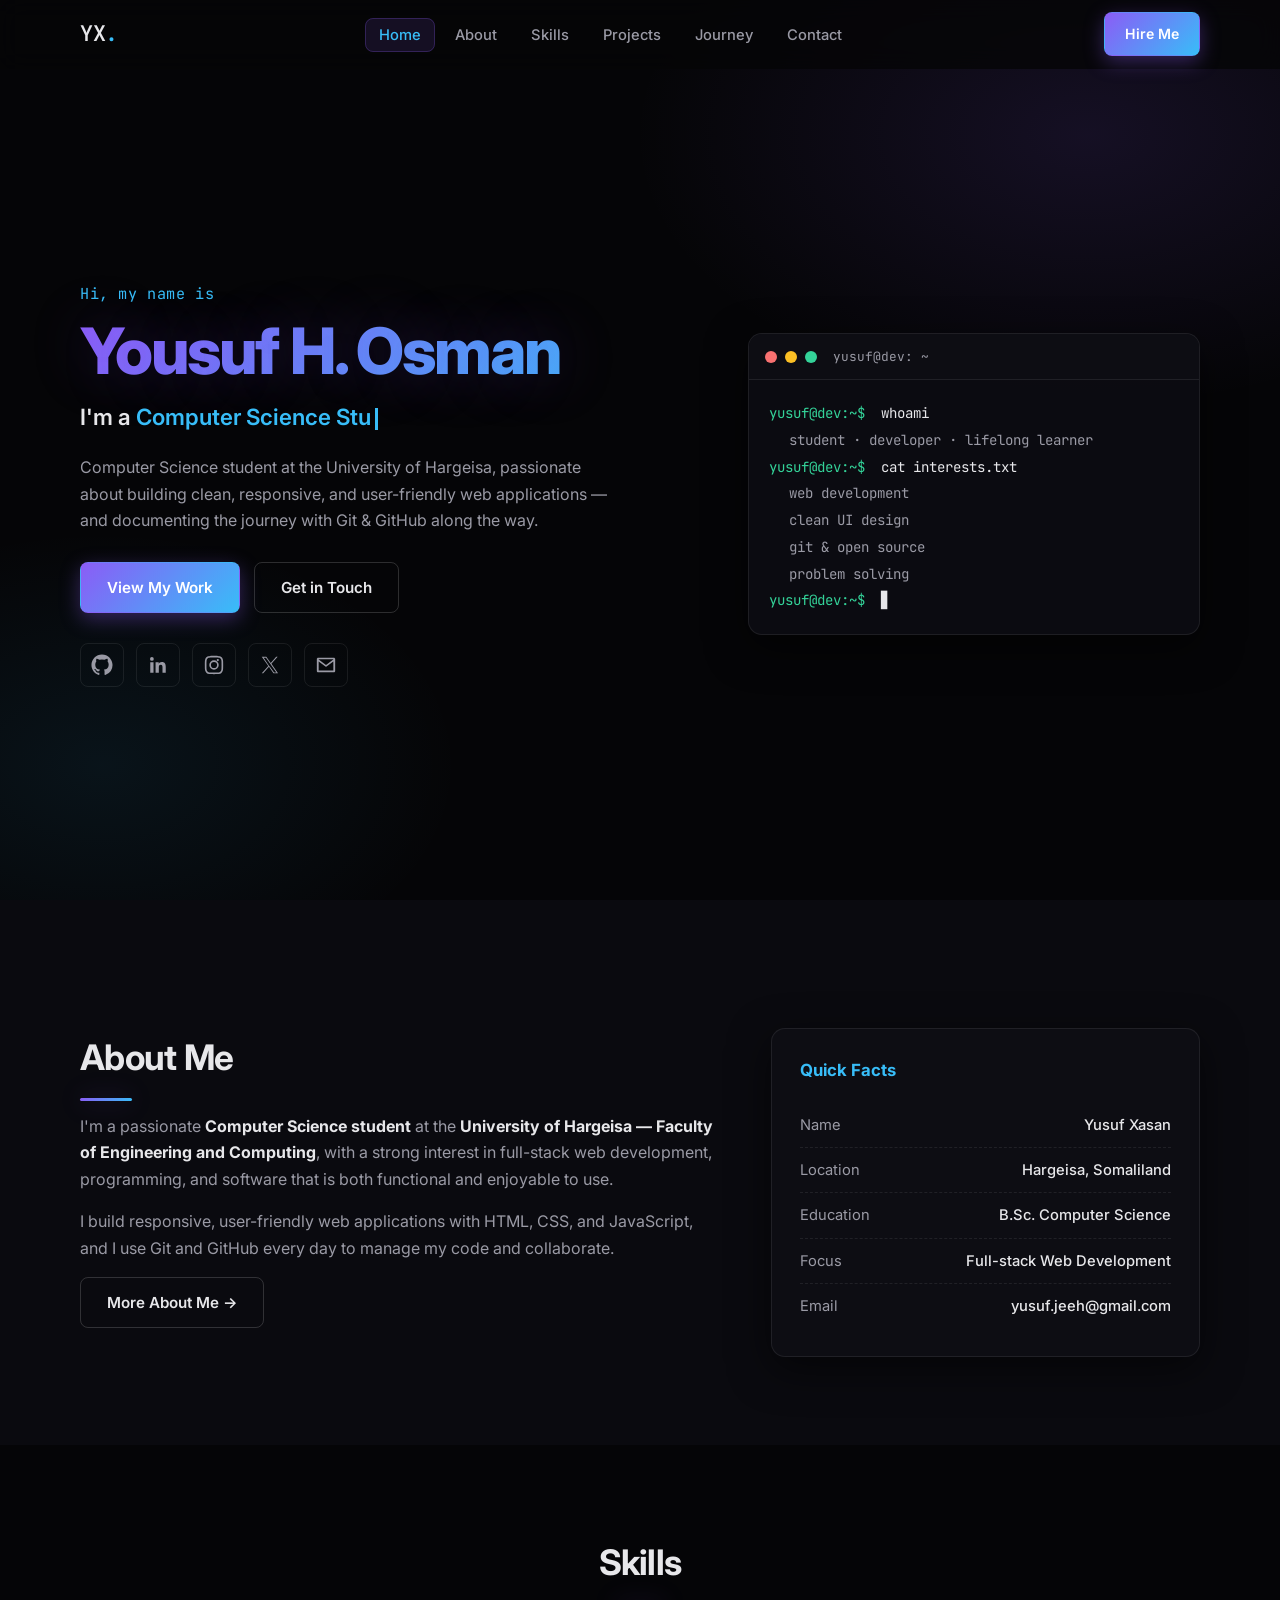
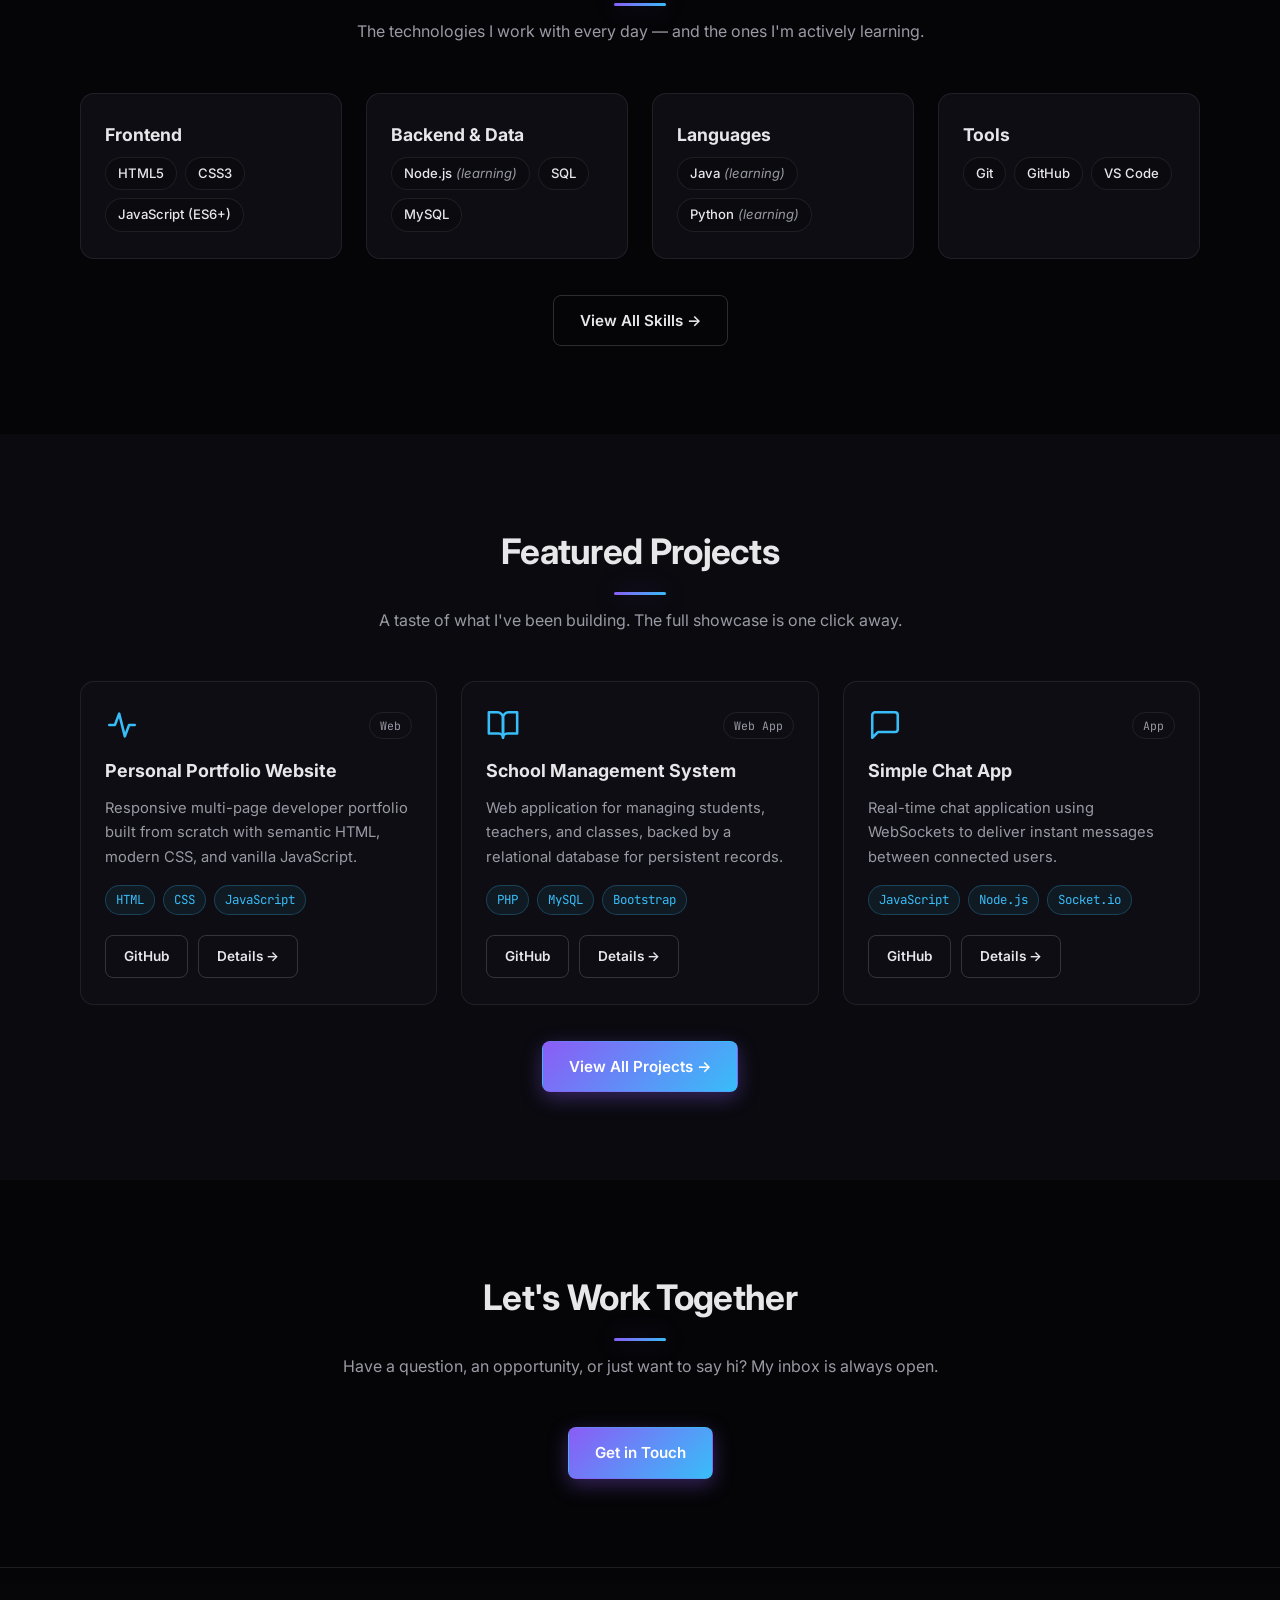
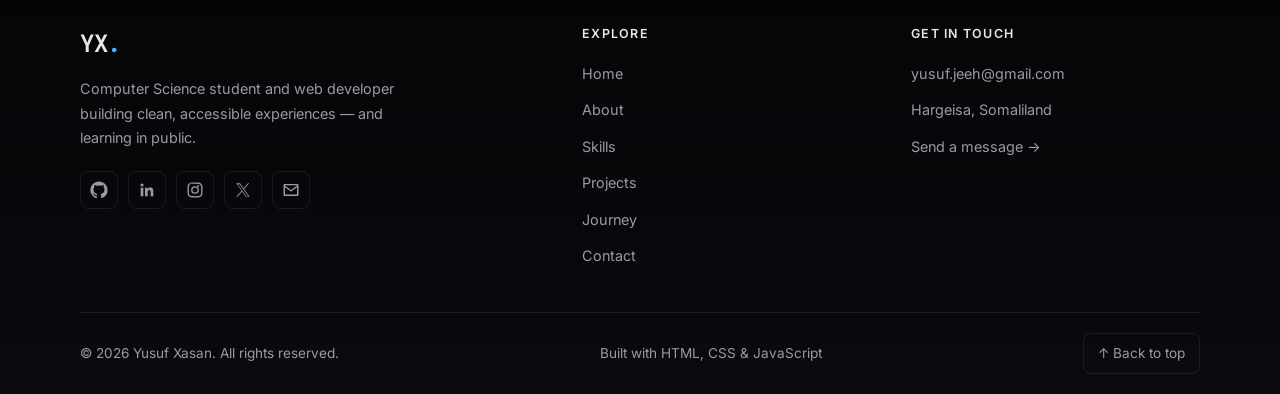
<file: index.html>
<!DOCTYPE html>
<html lang="en">

<head>
  <meta charset="UTF-8">
  <meta name="viewport" content="width=device-width, initial-scale=1.0">
  <meta name="description"
    content="Yusuf Xasan — Computer Science student and developer. Explore my skills, projects, and learning journey.">
  <meta name="author" content="Yusuf Xasan">
  <title>Yusuf H. Osman — Developer Portfolio</title>

  <!-- Favicon (inline SVG) -->
  <link rel="icon"
    href="data:image/svg+xml,%3Csvg xmlns='http://www.w3.org/2000/svg' viewBox='0 0 100 100'%3E%3Crect width='100' height='100' rx='20' fill='%238b5cf6'/%3E%3Ctext x='50' y='70' font-size='55' font-family='monospace' font-weight='bold' text-anchor='middle' fill='white'%3EYX%3C/text%3E%3C/svg%3E">

  <!-- Fonts -->
  <link rel="preconnect" href="https://fonts.googleapis.com">
  <link rel="preconnect" href="https://fonts.gstatic.com" crossorigin>
  <link
    href="https://fonts.googleapis.com/css2?family=Inter:wght@400;500;600;700;800&family=JetBrains+Mono:wght@400;600&display=swap"
    rel="stylesheet">

  <!-- Styles -->
  <link rel="stylesheet" href="css/style.css">
</head>

<body>

  <!-- Header / Navigation -->
  <header class="site-header" id="site-header">
    <nav class="nav container" aria-label="Primary">
      <a href="index.html" class="nav-logo" aria-label="Yusuf Xasan — home">YX<span class="nav-logo-dot">.</span></a>

      <ul class="nav-list" id="nav-list">
        <li><a href="index.html" class="nav-link active" aria-current="page">Home</a></li>
        <li><a href="pages/about.html" class="nav-link">About</a></li>
        <li><a href="pages/skills.html" class="nav-link">Skills</a></li>
        <li><a href="pages/projects.html" class="nav-link">Projects</a></li>
        <li><a href="pages/journey.html" class="nav-link">Journey</a></li>
        <li><a href="pages/contact.html" class="nav-link">Contact</a></li>
      </ul>

      <a href="pages/contact.html" class="btn btn-primary nav-cta">Hire Me</a>

      <button class="nav-toggle" id="nav-toggle" aria-label="Toggle navigation" aria-expanded="false"
        aria-controls="nav-list">
        <span></span><span></span><span></span>
      </button>
    </nav>
  </header>

  <main>
    <!-- ========== HERO ========== -->
    <section id="home" class="hero">
      <div class="container hero-grid">
        <div class="hero-content">
          <p class="hero-eyebrow reveal">Hi, my name is</p>

          <h1 class="hero-name reveal">Yousuf H. Osman</h1>

          <p class="hero-role reveal">
            I'm a <span class="hero-typed" id="hero-typed">Computer Science Student</span>
          </p>

          <p class="hero-desc reveal">
            Computer Science student at the University of Hargeisa, passionate about building
            clean, responsive, and user-friendly web applications — and documenting the journey
            with Git &amp; GitHub along the way.
          </p>

          <div class="hero-actions reveal">
            <a href="pages/projects.html" class="btn btn-primary">View My Work</a>
            <a href="pages/contact.html" class="btn btn-outline">Get in Touch</a>
          </div>

          <div class="hero-social reveal">
            <!-- GitHub: https://github.com/Yousuf-Hassan -->
            <a href="https://github.com/Yousuf-Hassan" target="_blank" rel="noopener noreferrer" class="social-link"
              aria-label="GitHub" title="GitHub">
              <svg viewBox="0 0 24 24" width="22" height="22" fill="currentColor" aria-hidden="true">
                <path
                  d="M12 .5C5.65.5.5 5.65.5 12c0 5.08 3.29 9.39 7.86 10.91.58.11.79-.25.79-.56 0-.28-.01-1.02-.02-2-3.2.7-3.87-1.54-3.87-1.54-.52-1.33-1.28-1.68-1.28-1.68-1.04-.71.08-.7.08-.7 1.15.08 1.76 1.18 1.76 1.18 1.03 1.75 2.69 1.25 3.34.95.1-.74.4-1.25.72-1.54-2.55-.29-5.23-1.28-5.23-5.68 0-1.26.45-2.28 1.18-3.09-.12-.29-.51-1.46.11-3.05 0 0 .96-.31 3.15 1.18a10.9 10.9 0 0 1 5.74 0c2.19-1.49 3.15-1.18 3.15-1.18.62 1.59.23 2.76.11 3.05.73.81 1.18 1.83 1.18 3.09 0 4.41-2.69 5.38-5.25 5.67.41.35.77 1.05.77 2.12 0 1.53-.01 2.76-.01 3.14 0 .31.21.67.8.56A11.52 11.52 0 0 0 23.5 12C23.5 5.65 18.35.5 12 .5Z" />
              </svg>
            </a>
            <!-- LinkedIn: placeholder profile link -->
            <a href="https://www.linkedin.com/in/yousuf-h-osman-4212aa3b0/" target="_top" rel="noopener noreferrer"
              class="social-link" aria-label="LinkedIn" title="LinkedIn">
              <svg viewBox="0 0 24 24" width="22" height="22" fill="currentColor" aria-hidden="true">
                <path
                  d="M20.45 20.45h-3.55v-5.57c0-1.33-.03-3.04-1.85-3.04-1.86 0-2.14 1.45-2.14 2.94v5.67H9.35V9h3.41v1.56h.05c.48-.9 1.64-1.85 3.37-1.85 3.6 0 4.27 2.37 4.27 5.46v6.28ZM5.34 7.43a2.06 2.06 0 1 1 0-4.12 2.06 2.06 0 0 1 0 4.12ZM7.12 20.45H3.55V9h3.57v11.45Z" />
              </svg>
            </a>
            <a href="https://www.instagram.com/haji_jeex/" target="_top" rel="noopener noreferrer" class="social-link"
              aria-label="Instagram" title="Instagram">
              <svg viewBox="0 0 24 24" width="22" height="22" fill="currentColor" aria-hidden="true">
                <path
                  d="M12 2c-2.72 0-3.06.01-4.12.06-1.06.05-1.79.22-2.43.47-.66.26-1.22.6-1.77 1.15-.55.55-.89 1.11-1.15 1.77-.25.64-.42 1.37-.47 2.43C2.01 8.94 2 9.28 2 12s.01 3.06.06 4.12c.05 1.06.22 1.79.47 2.43.26.66.6 1.22 1.15 1.77.55.55 1.11.89 1.77 1.15.64.25 1.37.42 2.43.47C8.94 21.99 9.28 22 12 22s3.06-.01 4.12-.06c1.06-.05 1.79-.22 2.43-.47.66-.26 1.22-.6 1.77-1.15.55-.55.89-1.11 1.15-1.77.25-.64.42-1.37.47-2.43.05-1.06.06-1.4.06-4.12s-.01-3.06-.06-4.12c-.05-1.06-.22-1.79-.47-2.43-.26-.66-.6-1.22-1.15-1.77-.55-.55-1.11-.89-1.77-1.15-.64-.25-1.37-.42-2.43-.47C15.06 2.01 14.72 2 12 2Zm0 1.8c2.67 0 2.99.01 4.04.06.98.04 1.5.21 1.86.35.47.18.8.4 1.15.75.35.35.57.68.75 1.15.14.36.31.88.35 1.86.05 1.05.06 1.37.06 4.04s-.01 2.99-.06 4.04c-.04.98-.21 1.5-.35 1.86-.18.47-.4.8-.75 1.15-.35.35-.68.57-1.15.75-.36.14-.88.31-1.86.35-1.05.05-1.37.06-4.04.06s-2.99-.01-4.04-.06c-.98-.04-1.5-.21-1.86-.35-.47-.18-.8-.4-1.15-.75-.35-.35-.57-.68-.75-1.15-.14-.36-.31-.88-.35-1.86C3.81 14.99 3.8 14.67 3.8 12s.01-2.99.06-4.04c.04-.98.21-1.5.35-1.86.18-.47.4-.8.75-1.15.35-.35.68-.57 1.15-.75.36-.14.88-.31 1.86-.35C9.01 3.81 9.33 3.8 12 3.8Zm0 3.05a5.15 5.15 0 1 0 0 10.3 5.15 5.15 0 0 0 0-10.3Zm0 8.5a3.35 3.35 0 1 1 0-6.7 3.35 3.35 0 0 1 0 6.7Zm5.35-8.7a1.2 1.2 0 1 1-2.4 0 1.2 1.2 0 0 1 2.4 0Z" />
              </svg>
            </a>
            <a href="https://x.com/haji_jeex" target="_top" rel="noopener noreferrer" class="social-link" aria-label="X"
              title="X">
              <svg viewBox="0 0 24 24" width="22" height="22" fill="currentColor" aria-hidden="true">
                <path
                  d="M13.51 10.77 20.34 3h-1.62l-5.93 6.75L7.98 3H3l7.16 10.03L3 21h1.62l6.26-7.12L15.78 21h4.98l-7.25-10.23Zm-2.22 2.52-.73-1.02L5.05 4.2h2.5l4.65 6.5.73 1.02 6.05 8.46h-2.5l-4.93-6.89Z" />
              </svg>
            </a>

            <a href="mailto:your-email@example.com" target="_top" rel="noopener noreferrer" class="social-link"
              aria-label="Email" title="Email">
              <svg viewBox="0 0 24 24" width="22" height="22" fill="currentColor" aria-hidden="true">
                <path
                  d="M2 5.5C2 4.67 2.67 4 3.5 4h17c.83 0 1.5.67 1.5 1.5v13c0 .83-.67 1.5-1.5 1.5h-17C2.67 20 2 19.33 2 18.5v-13Zm2 .2v.3l8 6 8-6v-.3H4Zm16 2.5-7.4 5.55a1 1 0 0 1-1.2 0L4 8.2V18h16V8.2Z" />
              </svg>
            </a>
          </div>
        </div>

        <!-- Decorative terminal card -->
        <div class="hero-terminal reveal" aria-hidden="true">
          <div class="terminal-bar">
            <span class="terminal-dot"></span>
            <span class="terminal-dot"></span>
            <span class="terminal-dot"></span>
            <span class="terminal-title">yusuf@dev: ~</span>
          </div>
          <div class="terminal-body">
            <p><span class="t-prompt">yusuf@dev:~$</span> whoami</p>
            <p class="t-out">student · developer · lifelong learner</p>
            <p><span class="t-prompt">yusuf@dev:~$</span> cat interests.txt</p>
            <p class="t-out">web development</p>
            <p class="t-out">clean UI design</p>
            <p class="t-out">git &amp; open source</p>
            <p class="t-out">problem solving</p>
            <p><span class="t-prompt">yusuf@dev:~$</span> <span class="t-cursor">▊</span></p>
          </div>
        </div>
      </div>
    </section>

    <!-- ========== ABOUT PREVIEW ========== -->
    <section id="about" class="section" style="background: var(--bg-soft);">
      <div class="container">
        <div class="about-grid">
          <div class="about-text">
            <h2 class="section-title reveal">About Me</h2>
            <p class="reveal">
              I'm a passionate <strong>Computer Science student</strong> at the
              <strong>University of Hargeisa — Faculty of Engineering and Computing</strong>,
              with a strong interest in full-stack web development, programming, and software
              that is both functional and enjoyable to use.
            </p>
            <p class="reveal">
              I build responsive, user-friendly web applications with HTML, CSS, and JavaScript,
              and I use Git and GitHub every day to manage my code and collaborate.
            </p>
            <a href="pages/about.html" class="btn btn-outline reveal">More About Me →</a>
          </div>

          <aside class="about-card reveal">
            <h3 class="about-card-title">Quick Facts</h3>
            <ul class="facts-list">
              <li><span class="fact-label">Name</span><span class="fact-value">Yusuf Xasan</span></li>
              <li><span class="fact-label">Location</span><span class="fact-value">Hargeisa, Somaliland</span></li>
              <li><span class="fact-label">Education</span><span class="fact-value">B.Sc. Computer Science</span></li>
              <li><span class="fact-label">Focus</span><span class="fact-value">Full-stack Web Development</span></li>
              <li><span class="fact-label">Email</span><span class="fact-value">yusuf.jeeh@gmail.com</span></li>
            </ul>
          </aside>
        </div>
      </div>
    </section>

    <!-- ========== SKILLS PREVIEW ========== -->
    <section id="skills" class="section">
      <div class="container">
        <h2 class="section-title center reveal">Skills</h2>
        <p class="section-sub center reveal">
          The technologies I work with every day — and the ones I'm actively learning.
        </p>

        <div class="skills-grid">
          <article class="skill-card reveal">
            <h3 class="skill-card-title">Frontend</h3>
            <ul class="skill-tags">
              <li>HTML5</li>
              <li>CSS3</li>
              <li>JavaScript (ES6+)</li>
            </ul>
          </article>
          <article class="skill-card reveal">
            <h3 class="skill-card-title">Backend &amp; Data</h3>
            <ul class="skill-tags">
              <li>Node.js <span class="tag-note">(learning)</span></li>
              <li>SQL</li>
              <li>MySQL</li>
            </ul>
          </article>
          <article class="skill-card reveal">
            <h3 class="skill-card-title">Languages</h3>
            <ul class="skill-tags">
              <li>Java <span class="tag-note">(learning)</span></li>
              <li>Python <span class="tag-note">(learning)</span></li>
            </ul>
          </article>
          <article class="skill-card reveal">
            <h3 class="skill-card-title">Tools</h3>
            <ul class="skill-tags">
              <li>Git</li>
              <li>GitHub</li>
              <li>VS Code</li>
            </ul>
          </article>
        </div>

        <div style="text-align: center; margin-top: 36px;">
          <a href="pages/skills.html" class="btn btn-outline reveal">View All Skills →</a>
        </div>
      </div>
    </section>

    <!-- ========== FEATURED PROJECTS ========== -->
    <section id="projects" class="section" style="background: var(--bg-soft);">
      <div class="container">
        <h2 class="section-title center reveal">Featured Projects</h2>
        <p class="section-sub center reveal">
          A taste of what I've been building. The full showcase is one click away.
        </p>

        <div class="projects-grid">
          <!-- Project 1 -->
          <article class="project-card reveal">
            <div class="project-card-head">
              <svg viewBox="0 0 24 24" width="34" height="34" fill="none" stroke="var(--accent-2)" stroke-width="1.8"
                stroke-linecap="round" stroke-linejoin="round" aria-hidden="true">
                <path d="M3 12h4l3-8 4 16 3-8h4" />
              </svg>
              <span class="project-category">Web</span>
            </div>
            <h3 class="project-title">Personal Portfolio Website</h3>
            <p class="project-desc">
              Responsive multi-page developer portfolio built from scratch with semantic HTML,
              modern CSS, and vanilla JavaScript.
            </p>
            <ul class="project-tech">
              <li>HTML</li>
              <li>CSS</li>
              <li>JavaScript</li>
            </ul>
            <div class="project-actions">
              <a href="https://github.com/Yousuf-Hassan" target="_blank" rel="noopener noreferrer"
                class="btn btn-outline btn-sm">GitHub</a>
              <a href="pages/projects.html" class="btn btn-outline btn-sm">Details →</a>
            </div>
          </article>

          <!-- Project 2 -->
          <article class="project-card reveal">
            <div class="project-card-head">
              <svg viewBox="0 0 24 24" width="34" height="34" fill="none" stroke="var(--accent-2)" stroke-width="1.8"
                stroke-linecap="round" stroke-linejoin="round" aria-hidden="true">
                <path d="M2 3h6a4 4 0 0 1 4 4v14a3 3 0 0 0-3-3H2z" />
                <path d="M22 3h-6a4 4 0 0 0-4 4v14a3 3 0 0 1 3-3h7z" />
              </svg>
              <span class="project-category">Web App</span>
            </div>
            <h3 class="project-title">School Management System</h3>
            <p class="project-desc">
              Web application for managing students, teachers, and classes, backed by a relational
              database for persistent records.
            </p>
            <ul class="project-tech">
              <li>PHP</li>
              <li>MySQL</li>
              <li>Bootstrap</li>
            </ul>
            <div class="project-actions">
              <a href="https://github.com/Yousuf-Hassan" target="_blank" rel="noopener noreferrer"
                class="btn btn-outline btn-sm">GitHub</a>
              <a href="pages/projects.html" class="btn btn-outline btn-sm">Details →</a>
            </div>
          </article>

          <!-- Project 3 -->
          <article class="project-card reveal">
            <div class="project-card-head">
              <svg viewBox="0 0 24 24" width="34" height="34" fill="none" stroke="var(--accent-2)" stroke-width="1.8"
                stroke-linecap="round" stroke-linejoin="round" aria-hidden="true">
                <path d="M21 15a2 2 0 0 1-2 2H7l-4 4V5a2 2 0 0 1 2-2h14a2 2 0 0 1 2 2z" />
              </svg>
              <span class="project-category">App</span>
            </div>
            <h3 class="project-title">Simple Chat App</h3>
            <p class="project-desc">
              Real-time chat application using WebSockets to deliver instant messages between
              connected users.
            </p>
            <ul class="project-tech">
              <li>JavaScript</li>
              <li>Node.js</li>
              <li>Socket.io</li>
            </ul>
            <div class="project-actions">
              <a href="https://github.com/Yousuf-Hassan" target="_blank" rel="noopener noreferrer"
                class="btn btn-outline btn-sm">GitHub</a>
              <a href="pages/projects.html" class="btn btn-outline btn-sm">Details →</a>
            </div>
          </article>
        </div>

        <div style="text-align: center; margin-top: 36px;">
          <a href="pages/projects.html" class="btn btn-primary reveal">View All Projects →</a>
        </div>
      </div>
    </section>

    <!-- ========== CONTACT STRIP ========== -->
    <section id="contact" class="section">
      <div class="container" style="text-align: center;">
        <h2 class="section-title center reveal">Let's Work Together</h2>
        <p class="section-sub center reveal">
          Have a question, an opportunity, or just want to say hi? My inbox is always open.
        </p>
        <a href="pages/contact.html" class="btn btn-primary reveal">Get in Touch</a>
      </div>
    </section>
  </main>

  <!-- Footer -->
  <footer class="site-footer">
    <div class="container">
      <div class="footer-grid">
        <!-- Brand -->
        <div class="footer-col footer-brand">
          <a href="index.html" class="footer-logo" aria-label="Yusuf Xasan — home">YX<span
              class="footer-logo-dot">.</span></a>
          <p class="footer-tagline">
            Computer Science student and web developer building clean, accessible
            experiences — and learning in public.
          </p>
          <div class="footer-social">
            <a href="https://github.com/Yousuf-Hassan" target="_blank" rel="noopener noreferrer" class="social-link"
              aria-label="GitHub" title="GitHub">
              <svg viewBox="0 0 24 24" width="18" height="18" fill="currentColor" aria-hidden="true">
                <path
                  d="M12 .5C5.65.5.5 5.65.5 12c0 5.08 3.29 9.39 7.86 10.91.58.11.79-.25.79-.56 0-.28-.01-1.02-.02-2-3.2.7-3.87-1.54-3.87-1.54-.52-1.33-1.28-1.68-1.28-1.68-1.04-.71.08-.7.08-.7 1.15.08 1.76 1.18 1.76 1.18 1.03 1.75 2.69 1.25 3.34.95.1-.74.4-1.25.72-1.54-2.55-.29-5.23-1.28-5.23-5.68 0-1.26.45-2.28 1.18-3.09-.12-.29-.51-1.46.11-3.05 0 0 .96-.31 3.15 1.18a10.9 10.9 0 0 1 5.74 0c2.19-1.49 3.15-1.18 3.15-1.18.62 1.59.23 2.76.11 3.05.73.81 1.18 1.83 1.18 3.09 0 4.41-2.69 5.38-5.25 5.67.41.35.77 1.05.77 2.12 0 1.53-.01 2.76-.01 3.14 0 .31.21.67.8.56A11.52 11.52 0 0 0 23.5 12C23.5 5.65 18.35.5 12 .5Z" />
              </svg>
            </a>
            <a href="https://www.linkedin.com/in/yousuf-h-osman-4212aa3b0/" target="_blank" rel="noopener noreferrer"
              class="social-link" aria-label="LinkedIn" title="LinkedIn">
              <svg viewBox="0 0 24 24" width="18" height="18" fill="currentColor" aria-hidden="true">
                <path
                  d="M20.45 20.45h-3.55v-5.57c0-1.33-.03-3.04-1.85-3.04-1.86 0-2.14 1.45-2.14 2.94v5.67H9.35V9h3.41v1.56h.05c.48-.9 1.64-1.85 3.37-1.85 3.6 0 4.27 2.37 4.27 5.46v6.28ZM5.34 7.43a2.06 2.06 0 1 1 0-4.12 2.06 2.06 0 0 1 0 4.12ZM7.12 20.45H3.55V9h3.57v11.45Z" />
              </svg>
            </a>
            <a href="https://www.instagram.com/haji_jeex/" target="_blank" rel="noopener noreferrer"
              class="social-link" aria-label="Instagram" title="Instagram">
              <svg viewBox="0 0 24 24" width="18" height="18" fill="currentColor" aria-hidden="true">
                <path
                  d="M12 2c-2.72 0-3.06.01-4.12.06-1.06.05-1.79.22-2.43.47-.66.26-1.22.6-1.77 1.15-.55.55-.89 1.11-1.15 1.77-.25.64-.42 1.37-.47 2.43C2.01 8.94 2 9.28 2 12s.01 3.06.06 4.12c.05 1.06.22 1.79.47 2.43.26.66.6 1.22 1.15 1.77.55.55 1.11.89 1.77 1.15.64.25 1.37.42 2.43.47C8.94 21.99 9.28 22 12 22s3.06-.01 4.12-.06c1.06-.05 1.79-.22 2.43-.47.66-.26 1.22-.6 1.77-1.15.55-.55.89-1.11 1.15-1.77.25-.64.42-1.37.47-2.43.05-1.06.06-1.4.06-4.12s-.01-3.06-.06-4.12c-.05-1.06-.22-1.79-.47-2.43-.26-.66-.6-1.22-1.15-1.77-.55-.55-1.11-.89-1.77-1.15-.64-.25-1.37-.42-2.43-.47C15.06 2.01 14.72 2 12 2Zm0 1.8c2.67 0 2.99.01 4.04.06.98.04 1.5.21 1.86.35.47.18.8.4 1.15.75.35.35.57.68.75 1.15.14.36.31.88.35 1.86.05 1.05.06 1.37.06 4.04s-.01 2.99-.06 4.04c-.04.98-.21 1.5-.35 1.86-.18.47-.4.8-.75 1.15-.35.35-.68.57-1.15.75-.36.14-.88.31-1.86.35-1.05.05-1.37.06-4.04.06s-2.99-.01-4.04-.06c-.98-.04-1.5-.21-1.86-.35-.47-.18-.8-.4-1.15-.75-.35-.35-.57-.68-.75-1.15-.14-.36-.31-.88-.35-1.86C3.81 14.99 3.8 14.67 3.8 12s.01-2.99.06-4.04c.04-.98.21-1.5.35-1.86.18-.47.4-.8.75-1.15.35-.35.57-.68.75-1.15.36-.14.88-.31 1.86-.35C9.01 3.81 9.33 3.8 12 3.8Zm0 3.05a5.15 5.15 0 1 0 0 10.3 5.15 5.15 0 0 0 0-10.3Zm0 8.5a3.35 3.35 0 1 1 0-6.7 3.35 3.35 0 0 1 0 6.7Zm5.35-8.7a1.2 1.2 0 1 1-2.4 0 1.2 1.2 0 0 1 2.4 0Z" />
              </svg>
            </a>
            <a href="https://x.com/haji_jeex" target="_blank" rel="noopener noreferrer" class="social-link"
              aria-label="X" title="X">
              <svg viewBox="0 0 24 24" width="18" height="18" fill="currentColor" aria-hidden="true">
                <path
                  d="M13.51 10.77 20.34 3h-1.62l-5.93 6.75L7.98 3H3l7.16 10.03L3 21h1.62l6.26-7.12L15.78 21h4.98l-7.25-10.23Zm-2.22 2.52-.73-1.02L5.05 4.2h2.5l4.65 6.5.73 1.02 6.05 8.46h-2.5l-4.93-6.89Z" />
              </svg>
            </a>
            <a href="mailto:yusuf.jeeh@gmail.com" target="_blank" rel="noopener noreferrer" class="social-link"
              aria-label="Email" title="Email">
              <svg viewBox="0 0 24 24" width="18" height="18" fill="currentColor" aria-hidden="true">
                <path
                  d="M2 5.5C2 4.67 2.67 4 3.5 4h17c.83 0 1.5.67 1.5 1.5v13c0 .83-.67 1.5-1.5 1.5h-17C2.67 20 2 19.33 2 18.5v-13Zm2 .2v.3l8 6 8-6v-.3H4Zm16 2.5-7.4 5.55a1 1 0 0 1-1.2 0L4 8.2V18h16V8.2Z" />
              </svg>
            </a>
          </div>
        </div>

        <!-- Explore -->
        <div class="footer-col">
          <h4 class="footer-heading">Explore</h4>
          <ul class="footer-links">
            <li><a href="index.html">Home</a></li>
            <li><a href="pages/about.html">About</a></li>
            <li><a href="pages/skills.html">Skills</a></li>
            <li><a href="pages/projects.html">Projects</a></li>
            <li><a href="pages/journey.html">Journey</a></li>
            <li><a href="pages/contact.html">Contact</a></li>
          </ul>
        </div>

        <!-- Contact -->
        <div class="footer-col">
          <h4 class="footer-heading">Get in Touch</h4>
          <ul class="footer-links">
            <li><a href="mailto:yusuf.jeeh@gmail.com">yusuf.jeeh@gmail.com</a></li>
            <li><span>Hargeisa, Somaliland</span></li>
            <li><a href="pages/contact.html">Send a message →</a></li>
          </ul>
        </div>
      </div>

      <div class="footer-bottom">
        <p>© <span id="year"></span> Yusuf Xasan. All rights reserved.</p>
        <p class="footer-credit">Built with HTML, CSS &amp; JavaScript</p>
        <a href="#home" class="back-to-top" aria-label="Back to top">↑ Back to top</a>
      </div>
    </div>
  </footer>

  <script src="js/main.js"></script>
</body>

</html>
</file>
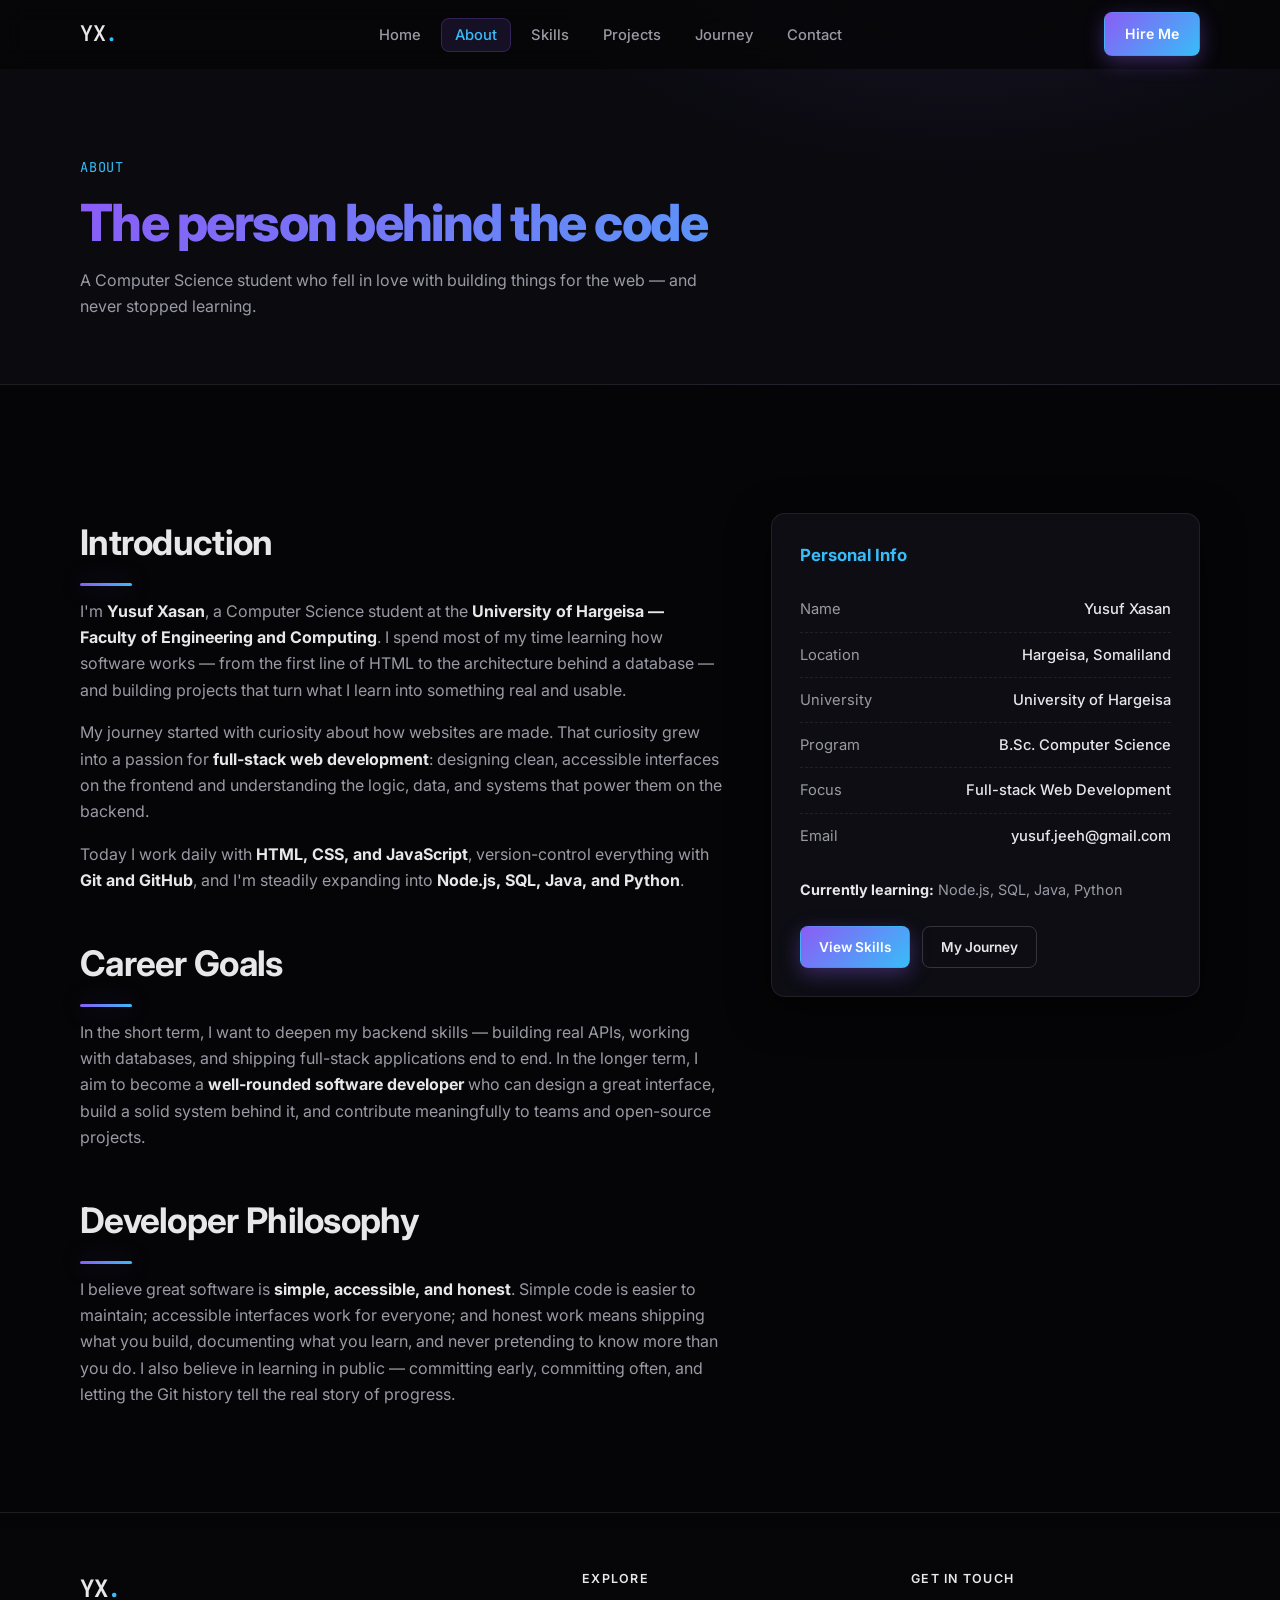
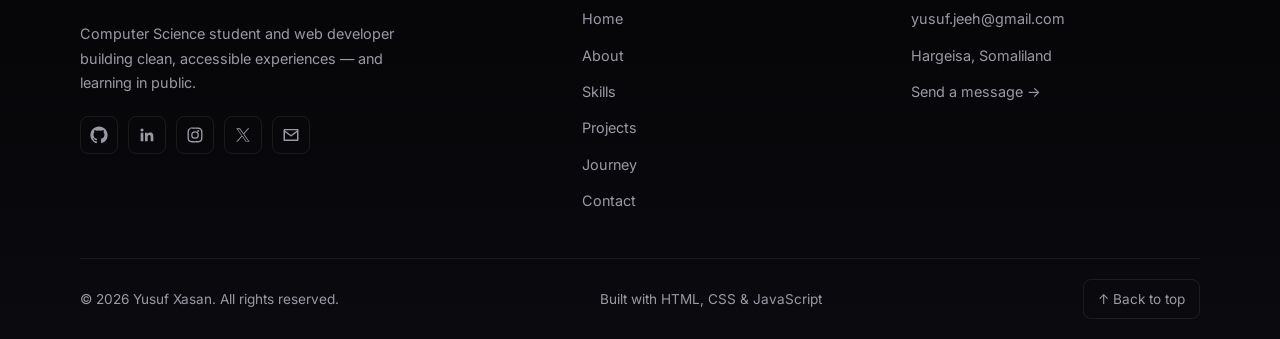
<file: pages/about.html>
<!DOCTYPE html>
<html lang="en">
<head>
  <meta charset="UTF-8">
  <meta name="viewport" content="width=device-width, initial-scale=1.0">
  <meta name="description" content="About Yusuf Xasan — Computer Science background, developer journey, learning path, career goals, and philosophy.">
  <meta name="author" content="Yusuf Xasan">
  <title>About — Yusuf Xasan</title>

  <link rel="icon" href="data:image/svg+xml,%3Csvg xmlns='http://www.w3.org/2000/svg' viewBox='0 0 100 100'%3E%3Crect width='100' height='100' rx='20' fill='%238b5cf6'/%3E%3Ctext x='50' y='70' font-size='55' font-family='monospace' font-weight='bold' text-anchor='middle' fill='white'%3EYX%3C/text%3E%3C/svg%3E">

  <link rel="preconnect" href="https://fonts.googleapis.com">
  <link rel="preconnect" href="https://fonts.gstatic.com" crossorigin>
  <link href="https://fonts.googleapis.com/css2?family=Inter:wght@400;500;600;700;800&family=JetBrains+Mono:wght@400;600&display=swap" rel="stylesheet">

  <link rel="stylesheet" href="../css/style.css">
</head>
<body>

  <header class="site-header" id="site-header">
    <nav class="nav container" aria-label="Primary">
      <a href="../index.html" class="nav-logo" aria-label="Yusuf Xasan — home">YX<span class="nav-logo-dot">.</span></a>

      <ul class="nav-list" id="nav-list">
        <li><a href="../index.html" class="nav-link">Home</a></li>
        <li><a href="about.html" class="nav-link active" aria-current="page">About</a></li>
        <li><a href="skills.html" class="nav-link">Skills</a></li>
        <li><a href="projects.html" class="nav-link">Projects</a></li>
        <li><a href="journey.html" class="nav-link">Journey</a></li>
        <li><a href="contact.html" class="nav-link">Contact</a></li>
      </ul>

      <a href="contact.html" class="btn btn-primary nav-cta">Hire Me</a>

      <button class="nav-toggle" id="nav-toggle" aria-label="Toggle navigation" aria-expanded="false" aria-controls="nav-list">
        <span></span><span></span><span></span>
      </button>
    </nav>
  </header>

  <main>
    <!-- Page hero -->
    <section class="page-hero" id="top">
      <div class="container page-hero-inner">
        <p class="page-kicker reveal">About</p>
        <h1 class="page-hero-title reveal">The person behind the code</h1>
        <p class="page-hero-sub reveal">
          A Computer Science student who fell in love with building things for the web —
          and never stopped learning.
        </p>
      </div>
    </section>

    <!-- Introduction -->
    <section class="section">
      <div class="container about-grid">
        <div class="about-text">
          <h2 class="section-title reveal">Introduction</h2>
          <p class="reveal">
            I'm <strong>Yusuf Xasan</strong>, a Computer Science student at the
            <strong>University of Hargeisa — Faculty of Engineering and Computing</strong>.
            I spend most of my time learning how software works — from the first line of HTML
            to the architecture behind a database — and building projects that turn what I
            learn into something real and usable.
          </p>
          <p class="reveal">
            My journey started with curiosity about how websites are made. That curiosity grew
            into a passion for <strong>full-stack web development</strong>: designing clean,
            accessible interfaces on the frontend and understanding the logic, data, and
            systems that power them on the backend.
          </p>
          <p class="reveal">
            Today I work daily with <strong>HTML, CSS, and JavaScript</strong>, version-control
            everything with <strong>Git and GitHub</strong>, and I'm steadily expanding into
            <strong>Node.js, SQL, Java, and Python</strong>.
          </p>

          <h2 class="section-title reveal" style="margin-top: 40px;">Career Goals</h2>
          <p class="reveal">
            In the short term, I want to deepen my backend skills — building real APIs,
            working with databases, and shipping full-stack applications end to end. In the
            longer term, I aim to become a <strong>well-rounded software developer</strong>
            who can design a great interface, build a solid system behind it, and contribute
            meaningfully to teams and open-source projects.
          </p>

          <h2 class="section-title reveal" style="margin-top: 40px;">Developer Philosophy</h2>
          <p class="reveal">
            I believe great software is <strong>simple, accessible, and honest</strong>.
            Simple code is easier to maintain; accessible interfaces work for everyone; and
            honest work means shipping what you build, documenting what you learn, and never
            pretending to know more than you do. I also believe in learning in public —
            committing early, committing often, and letting the Git history tell the real
            story of progress.
          </p>
        </div>

        <aside class="about-card reveal">
          <h3 class="about-card-title">Personal Info</h3>
          <ul class="facts-list">
            <li><span class="fact-label">Name</span><span class="fact-value">Yusuf Xasan</span></li>
            <li><span class="fact-label">Location</span><span class="fact-value">Hargeisa, Somaliland</span></li>
            <li><span class="fact-label">University</span><span class="fact-value">University of Hargeisa</span></li>
            <li><span class="fact-label">Program</span><span class="fact-value">B.Sc. Computer Science</span></li>
            <li><span class="fact-label">Focus</span><span class="fact-value">Full-stack Web Development</span></li>
            <li><span class="fact-label">Email</span><span class="fact-value">yusuf.jeeh@gmail.com</span></li>
          </ul>
          <p style="margin-top: 20px; font-size: 0.9rem; color: var(--text-muted);">
            <strong style="color: var(--text);">Currently learning:</strong> Node.js, SQL, Java, Python
          </p>
          <div style="margin-top: 24px; display: flex; gap: 12px; flex-wrap: wrap;">
            <a href="skills.html" class="btn btn-primary btn-sm">View Skills</a>
            <a href="journey.html" class="btn btn-outline btn-sm">My Journey</a>
          </div>
        </aside>
      </div>
    </section>
  </main>

  <footer class="site-footer">
    <div class="container">
      <div class="footer-grid">
        <!-- Brand -->
        <div class="footer-col footer-brand">
          <a href="../index.html" class="footer-logo" aria-label="Yusuf Xasan — home">YX<span
              class="footer-logo-dot">.</span></a>
          <p class="footer-tagline">
            Computer Science student and web developer building clean, accessible
            experiences — and learning in public.
          </p>
          <div class="footer-social">
            <a href="https://github.com/Yousuf-Hassan" target="_blank" rel="noopener noreferrer" class="social-link"
              aria-label="GitHub" title="GitHub">
              <svg viewBox="0 0 24 24" width="18" height="18" fill="currentColor" aria-hidden="true">
                <path
                  d="M12 .5C5.65.5.5 5.65.5 12c0 5.08 3.29 9.39 7.86 10.91.58.11.79-.25.79-.56 0-.28-.01-1.02-.02-2-3.2.7-3.87-1.54-3.87-1.54-.52-1.33-1.28-1.68-1.28-1.68-1.04-.71.08-.7.08-.7 1.15.08 1.76 1.18 1.76 1.18 1.03 1.75 2.69 1.25 3.34.95.1-.74.4-1.25.72-1.54-2.55-.29-5.23-1.28-5.23-5.68 0-1.26.45-2.28 1.18-3.09-.12-.29-.51-1.46.11-3.05 0 0 .96-.31 3.15 1.18a10.9 10.9 0 0 1 5.74 0c2.19-1.49 3.15-1.18 3.15-1.18.62 1.59.23 2.76.11 3.05.73.81 1.18 1.83 1.18 3.09 0 4.41-2.69 5.38-5.25 5.67.41.35.77 1.05.77 2.12 0 1.53-.01 2.76-.01 3.14 0 .31.21.67.8.56A11.52 11.52 0 0 0 23.5 12C23.5 5.65 18.35.5 12 .5Z" />
              </svg>
            </a>
            <a href="https://www.linkedin.com/in/yousuf-h-osman-4212aa3b0/" target="_blank" rel="noopener noreferrer"
              class="social-link" aria-label="LinkedIn" title="LinkedIn">
              <svg viewBox="0 0 24 24" width="18" height="18" fill="currentColor" aria-hidden="true">
                <path
                  d="M20.45 20.45h-3.55v-5.57c0-1.33-.03-3.04-1.85-3.04-1.86 0-2.14 1.45-2.14 2.94v5.67H9.35V9h3.41v1.56h.05c.48-.9 1.64-1.85 3.37-1.85 3.6 0 4.27 2.37 4.27 5.46v6.28ZM5.34 7.43a2.06 2.06 0 1 1 0-4.12 2.06 2.06 0 0 1 0 4.12ZM7.12 20.45H3.55V9h3.57v11.45Z" />
              </svg>
            </a>
            <a href="https://www.instagram.com/haji_jeex/" target="_blank" rel="noopener noreferrer"
              class="social-link" aria-label="Instagram" title="Instagram">
              <svg viewBox="0 0 24 24" width="18" height="18" fill="currentColor" aria-hidden="true">
                <path
                  d="M12 2c-2.72 0-3.06.01-4.12.06-1.06.05-1.79.22-2.43.47-.66.26-1.22.6-1.77 1.15-.55.55-.89 1.11-1.15 1.77-.25.64-.42 1.37-.47 2.43C2.01 8.94 2 9.28 2 12s.01 3.06.06 4.12c.05 1.06.22 1.79.47 2.43.26.66.6 1.22 1.15 1.77.55.55 1.11.89 1.77 1.15.64.25 1.37.42 2.43.47C8.94 21.99 9.28 22 12 22s3.06-.01 4.12-.06c1.06-.05 1.79-.22 2.43-.47.66-.26 1.22-.6 1.77-1.15.55-.55.89-1.11 1.15-1.77.25-.64.42-1.37.47-2.43.05-1.06.06-1.4.06-4.12s-.01-3.06-.06-4.12c-.05-1.06-.22-1.79-.47-2.43-.26-.66-.6-1.22-1.15-1.77-.55-.55-1.11-.89-1.77-1.15-.64-.25-1.37-.42-2.43-.47C15.06 2.01 14.72 2 12 2Zm0 1.8c2.67 0 2.99.01 4.04.06.98.04 1.5.21 1.86.35.47.18.8.4 1.15.75.35.35.57.68.75 1.15.14.36.31.88.35 1.86.05 1.05.06 1.37.06 4.04s-.01 2.99-.06 4.04c-.04.98-.21 1.5-.35 1.86-.18.47-.4.8-.75 1.15-.35.35-.68.57-1.15.75-.36.14-.88.31-1.86.35-1.05.05-1.37.06-4.04.06s-2.99-.01-4.04-.06c-.98-.04-1.5-.21-1.86-.35-.47-.18-.8-.4-1.15-.75-.35-.35-.57-.68-.75-1.15-.14-.36-.31-.88-.35-1.86C3.81 14.99 3.8 14.67 3.8 12s.01-2.99.06-4.04c.04-.98.21-1.5.35-1.86.18-.47.4-.8.75-1.15.35-.35.57-.68.75-1.15.36-.14.88-.31 1.86-.35C9.01 3.81 9.33 3.8 12 3.8Zm0 3.05a5.15 5.15 0 1 0 0 10.3 5.15 5.15 0 0 0 0-10.3Zm0 8.5a3.35 3.35 0 1 1 0-6.7 3.35 3.35 0 0 1 0 6.7Zm5.35-8.7a1.2 1.2 0 1 1-2.4 0 1.2 1.2 0 0 1 2.4 0Z" />
              </svg>
            </a>
            <a href="https://x.com/haji_jeex" target="_blank" rel="noopener noreferrer" class="social-link"
              aria-label="X" title="X">
              <svg viewBox="0 0 24 24" width="18" height="18" fill="currentColor" aria-hidden="true">
                <path
                  d="M13.51 10.77 20.34 3h-1.62l-5.93 6.75L7.98 3H3l7.16 10.03L3 21h1.62l6.26-7.12L15.78 21h4.98l-7.25-10.23Zm-2.22 2.52-.73-1.02L5.05 4.2h2.5l4.65 6.5.73 1.02 6.05 8.46h-2.5l-4.93-6.89Z" />
              </svg>
            </a>
            <a href="mailto:yusuf.jeeh@gmail.com" target="_blank" rel="noopener noreferrer" class="social-link"
              aria-label="Email" title="Email">
              <svg viewBox="0 0 24 24" width="18" height="18" fill="currentColor" aria-hidden="true">
                <path
                  d="M2 5.5C2 4.67 2.67 4 3.5 4h17c.83 0 1.5.67 1.5 1.5v13c0 .83-.67 1.5-1.5 1.5h-17C2.67 20 2 19.33 2 18.5v-13Zm2 .2v.3l8 6 8-6v-.3H4Zm16 2.5-7.4 5.55a1 1 0 0 1-1.2 0L4 8.2V18h16V8.2Z" />
              </svg>
            </a>
          </div>
        </div>

        <!-- Explore -->
        <div class="footer-col">
          <h4 class="footer-heading">Explore</h4>
          <ul class="footer-links">
            <li><a href="../index.html">Home</a></li>
            <li><a href="about.html">About</a></li>
            <li><a href="skills.html">Skills</a></li>
            <li><a href="projects.html">Projects</a></li>
            <li><a href="journey.html">Journey</a></li>
            <li><a href="contact.html">Contact</a></li>
          </ul>
        </div>

        <!-- Contact -->
        <div class="footer-col">
          <h4 class="footer-heading">Get in Touch</h4>
          <ul class="footer-links">
            <li><a href="mailto:yusuf.jeeh@gmail.com">yusuf.jeeh@gmail.com</a></li>
            <li><span>Hargeisa, Somaliland</span></li>
            <li><a href="contact.html">Send a message →</a></li>
          </ul>
        </div>
      </div>

      <div class="footer-bottom">
        <p>© <span id="year"></span> Yusuf Xasan. All rights reserved.</p>
        <p class="footer-credit">Built with HTML, CSS &amp; JavaScript</p>
        <a href="#top" class="back-to-top" aria-label="Back to top">↑ Back to top</a>
      </div>
    </div>
  </footer>

  <script src="../js/main.js"></script>
</body>
</html>
</file>
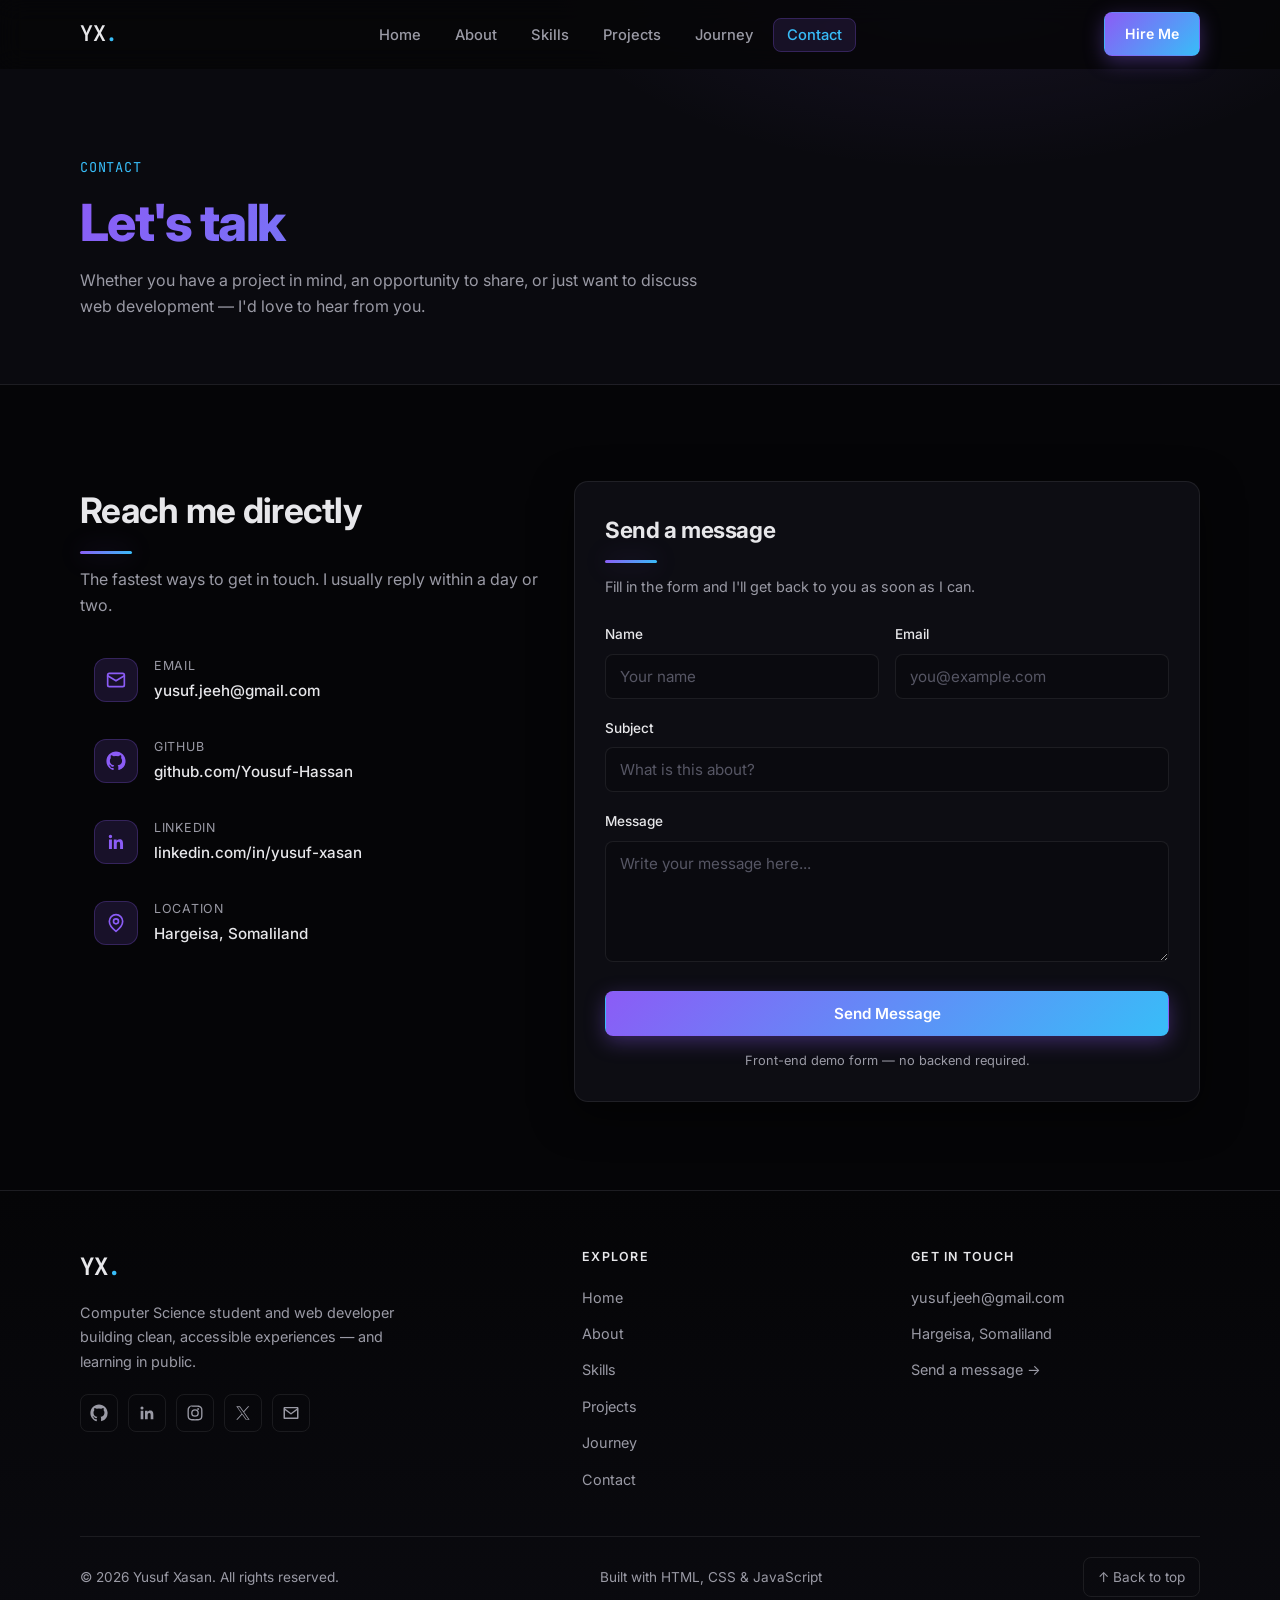
<file: pages/contact.html>
<!DOCTYPE html>
<html lang="en">
<head>
  <meta charset="UTF-8">
  <meta name="viewport" content="width=device-width, initial-scale=1.0">
  <meta name="description" content="Contact Yusuf Xasan — email, GitHub, LinkedIn, and a contact form.">
  <meta name="author" content="Yusuf Xasan">
  <title>Contact — Yusuf Xasan</title>

  <link rel="icon" href="data:image/svg+xml,%3Csvg xmlns='http://www.w3.org/2000/svg' viewBox='0 0 100 100'%3E%3Crect width='100' height='100' rx='20' fill='%238b5cf6'/%3E%3Ctext x='50' y='70' font-size='55' font-family='monospace' font-weight='bold' text-anchor='middle' fill='white'%3EYX%3C/text%3E%3C/svg%3E">

  <link rel="preconnect" href="https://fonts.googleapis.com">
  <link rel="preconnect" href="https://fonts.gstatic.com" crossorigin>
  <link href="https://fonts.googleapis.com/css2?family=Inter:wght@400;500;600;700;800&family=JetBrains+Mono:wght@400;600&display=swap" rel="stylesheet">

  <link rel="stylesheet" href="../css/style.css">
</head>
<body>

  <header class="site-header" id="site-header">
    <nav class="nav container" aria-label="Primary">
      <a href="../index.html" class="nav-logo" aria-label="Yusuf Xasan — home">YX<span class="nav-logo-dot">.</span></a>

      <ul class="nav-list" id="nav-list">
        <li><a href="../index.html" class="nav-link">Home</a></li>
        <li><a href="about.html" class="nav-link">About</a></li>
        <li><a href="skills.html" class="nav-link">Skills</a></li>
        <li><a href="projects.html" class="nav-link">Projects</a></li>
        <li><a href="journey.html" class="nav-link">Journey</a></li>
        <li><a href="contact.html" class="nav-link active" aria-current="page">Contact</a></li>
      </ul>

      <a href="contact.html" class="btn btn-primary nav-cta">Hire Me</a>

      <button class="nav-toggle" id="nav-toggle" aria-label="Toggle navigation" aria-expanded="false" aria-controls="nav-list">
        <span></span><span></span><span></span>
      </button>
    </nav>
  </header>

  <main>
    <!-- Page hero -->
    <section class="page-hero" id="top">
      <div class="container page-hero-inner">
        <p class="page-kicker reveal">Contact</p>
        <h1 class="page-hero-title reveal">Let's talk</h1>
        <p class="page-hero-sub reveal">
          Whether you have a project in mind, an opportunity to share, or just want to discuss
          web development — I'd love to hear from you.
        </p>
      </div>
    </section>

    <!-- Contact -->
    <section class="section">
      <div class="container">
        <div class="contact-grid">
          <!-- Contact info -->
          <div class="contact-info reveal">
            <h2 class="section-title">Reach me directly</h2>
            <p style="color: var(--text-muted); margin-bottom: 24px;">
              The fastest ways to get in touch. I usually reply within a day or two.
            </p>

            <ul class="contact-list">
              <li class="contact-item">
                <span class="contact-icon" aria-hidden="true">
                  <svg viewBox="0 0 24 24" width="20" height="20" fill="none" stroke="currentColor" stroke-width="2" stroke-linecap="round" stroke-linejoin="round"><rect x="2" y="4" width="20" height="16" rx="2"/><path d="m2 7 10 6 10-6"/></svg>
                </span>
                <div>
                  <span class="contact-label">Email</span>
                  <a class="contact-value" href="mailto:yusuf.jeeh@gmail.com">yusuf.jeeh@gmail.com</a>
                </div>
              </li>
              <li class="contact-item">
                <span class="contact-icon" aria-hidden="true">
                  <svg viewBox="0 0 24 24" width="20" height="20" fill="currentColor"><path d="M12 .5C5.65.5.5 5.65.5 12c0 5.08 3.29 9.39 7.86 10.91.58.11.79-.25.79-.56 0-.28-.01-1.02-.02-2-3.2.7-3.87-1.54-3.87-1.54-.52-1.33-1.28-1.68-1.28-1.68-1.04-.71.08-.7.08-.7 1.15.08 1.76 1.18 1.76 1.18 1.03 1.75 2.69 1.25 3.34.95.1-.74.4-1.25.72-1.54-2.55-.29-5.23-1.28-5.23-5.68 0-1.26.45-2.28 1.18-3.09-.12-.29-.51-1.46.11-3.05 0 0 .96-.31 3.15 1.18a10.9 10.9 0 0 1 5.74 0c2.19-1.49 3.15-1.18 3.15-1.18.62 1.59.23 2.76.11 3.05.73.81 1.18 1.83 1.18 3.09 0 4.41-2.69 5.38-5.25 5.67.41.35.77 1.05.77 2.12 0 1.53-.01 2.76-.01 3.14 0 .31.21.67.8.56A11.52 11.52 0 0 0 23.5 12C23.5 5.65 18.35.5 12 .5Z"/></svg>
                </span>
                <div>
                  <span class="contact-label">GitHub</span>
                  <a class="contact-value" href="https://github.com/Yousuf-Hassan" target="_blank" rel="noopener noreferrer">github.com/Yousuf-Hassan</a>
                </div>
              </li>
              <li class="contact-item">
                <span class="contact-icon" aria-hidden="true">
                  <svg viewBox="0 0 24 24" width="20" height="20" fill="currentColor"><path d="M20.45 20.45h-3.55v-5.57c0-1.33-.03-3.04-1.85-3.04-1.86 0-2.14 1.45-2.14 2.94v5.67H9.35V9h3.41v1.56h.05c.48-.9 1.64-1.85 3.37-1.85 3.6 0 4.27 2.37 4.27 5.46v6.28ZM5.34 7.43a2.06 2.06 0 1 1 0-4.12 2.06 2.06 0 0 1 0 4.12ZM7.12 20.45H3.55V9h3.57v11.45Z"/></svg>
                </span>
                <div>
                  <span class="contact-label">LinkedIn</span>
                  <!-- Placeholder: replace with the exact profile URL when available -->
                  <a class="contact-value" href="https://www.linkedin.com/feed/" target="_blank" rel="noopener noreferrer">linkedin.com/in/yusuf-xasan</a>
                </div>
              </li>
              <li class="contact-item">
                <span class="contact-icon" aria-hidden="true">
                  <svg viewBox="0 0 24 24" width="20" height="20" fill="none" stroke="currentColor" stroke-width="2" stroke-linecap="round" stroke-linejoin="round"><path d="M20 10c0 6-8 12-8 12s-8-6-8-12a8 8 0 0 1 16 0Z"/><circle cx="12" cy="10" r="3"/></svg>
                </span>
                <div>
                  <span class="contact-label">Location</span>
                  <span class="contact-value">Hargeisa, Somaliland</span>
                </div>
              </li>
            </ul>
          </div>

          <!-- Contact form UI (no backend — front-end only) -->
          <form class="contact-form reveal" id="contact-form" novalidate>
            <h2 class="section-title" style="font-size: 1.4rem;">Send a message</h2>
            <p style="color: var(--text-muted); font-size: 0.9rem; margin-bottom: 24px;">
              Fill in the form and I'll get back to you as soon as I can.
            </p>

            <div class="form-row">
              <div class="form-field">
                <label class="form-label" for="form-name">Name</label>
                <input class="form-input" type="text" id="form-name" name="name"
                       placeholder="Your name" required autocomplete="name">
                <p class="form-error" data-error-for="name">Please enter your name.</p>
              </div>
              <div class="form-field">
                <label class="form-label" for="form-email">Email</label>
                <input class="form-input" type="email" id="form-email" name="email"
                       placeholder="you@example.com" required autocomplete="email">
                <p class="form-error" data-error-for="email">Please enter a valid email address.</p>
              </div>
            </div>

            <div class="form-field">
              <label class="form-label" for="form-subject">Subject</label>
              <input class="form-input" type="text" id="form-subject" name="subject"
                     placeholder="What is this about?" required>
              <p class="form-error" data-error-for="subject">Please add a subject.</p>
            </div>

            <div class="form-field">
              <label class="form-label" for="form-message">Message</label>
              <textarea class="form-input" id="form-message" name="message" rows="5"
                        placeholder="Write your message here..." required></textarea>
              <p class="form-error" data-error-for="message">Please write a message.</p>
            </div>

            <button type="submit" class="btn btn-primary form-submit">Send Message</button>

            <p class="form-success" id="form-success" hidden>
              ✓ Thank you! Your message is ready. This demo form has no backend — connect
              EmailJS or a form service to actually deliver it.
            </p>
            <p class="form-note">Front-end demo form — no backend required.</p>
          </form>
        </div>
      </div>
    </section>
  </main>

  <footer class="site-footer">
    <div class="container">
      <div class="footer-grid">
        <!-- Brand -->
        <div class="footer-col footer-brand">
          <a href="../index.html" class="footer-logo" aria-label="Yusuf Xasan — home">YX<span
              class="footer-logo-dot">.</span></a>
          <p class="footer-tagline">
            Computer Science student and web developer building clean, accessible
            experiences — and learning in public.
          </p>
          <div class="footer-social">
            <a href="https://github.com/Yousuf-Hassan" target="_blank" rel="noopener noreferrer" class="social-link"
              aria-label="GitHub" title="GitHub">
              <svg viewBox="0 0 24 24" width="18" height="18" fill="currentColor" aria-hidden="true">
                <path
                  d="M12 .5C5.65.5.5 5.65.5 12c0 5.08 3.29 9.39 7.86 10.91.58.11.79-.25.79-.56 0-.28-.01-1.02-.02-2-3.2.7-3.87-1.54-3.87-1.54-.52-1.33-1.28-1.68-1.28-1.68-1.04-.71.08-.7.08-.7 1.15.08 1.76 1.18 1.76 1.18 1.03 1.75 2.69 1.25 3.34.95.1-.74.4-1.25.72-1.54-2.55-.29-5.23-1.28-5.23-5.68 0-1.26.45-2.28 1.18-3.09-.12-.29-.51-1.46.11-3.05 0 0 .96-.31 3.15 1.18a10.9 10.9 0 0 1 5.74 0c2.19-1.49 3.15-1.18 3.15-1.18.62 1.59.23 2.76.11 3.05.73.81 1.18 1.83 1.18 3.09 0 4.41-2.69 5.38-5.25 5.67.41.35.77 1.05.77 2.12 0 1.53-.01 2.76-.01 3.14 0 .31.21.67.8.56A11.52 11.52 0 0 0 23.5 12C23.5 5.65 18.35.5 12 .5Z" />
              </svg>
            </a>
            <a href="https://www.linkedin.com/in/yousuf-h-osman-4212aa3b0/" target="_blank" rel="noopener noreferrer"
              class="social-link" aria-label="LinkedIn" title="LinkedIn">
              <svg viewBox="0 0 24 24" width="18" height="18" fill="currentColor" aria-hidden="true">
                <path
                  d="M20.45 20.45h-3.55v-5.57c0-1.33-.03-3.04-1.85-3.04-1.86 0-2.14 1.45-2.14 2.94v5.67H9.35V9h3.41v1.56h.05c.48-.9 1.64-1.85 3.37-1.85 3.6 0 4.27 2.37 4.27 5.46v6.28ZM5.34 7.43a2.06 2.06 0 1 1 0-4.12 2.06 2.06 0 0 1 0 4.12ZM7.12 20.45H3.55V9h3.57v11.45Z" />
              </svg>
            </a>
            <a href="https://www.instagram.com/haji_jeex/" target="_blank" rel="noopener noreferrer"
              class="social-link" aria-label="Instagram" title="Instagram">
              <svg viewBox="0 0 24 24" width="18" height="18" fill="currentColor" aria-hidden="true">
                <path
                  d="M12 2c-2.72 0-3.06.01-4.12.06-1.06.05-1.79.22-2.43.47-.66.26-1.22.6-1.77 1.15-.55.55-.89 1.11-1.15 1.77-.25.64-.42 1.37-.47 2.43C2.01 8.94 2 9.28 2 12s.01 3.06.06 4.12c.05 1.06.22 1.79.47 2.43.26.66.6 1.22 1.15 1.77.55.55 1.11.89 1.77 1.15.64.25 1.37.42 2.43.47C8.94 21.99 9.28 22 12 22s3.06-.01 4.12-.06c1.06-.05 1.79-.22 2.43-.47.66-.26 1.22-.6 1.77-1.15.55-.55.89-1.11 1.15-1.77.25-.64.42-1.37.47-2.43.05-1.06.06-1.4.06-4.12s-.01-3.06-.06-4.12c-.05-1.06-.22-1.79-.47-2.43-.26-.66-.6-1.22-1.15-1.77-.55-.55-1.11-.89-1.77-1.15-.64-.25-1.37-.42-2.43-.47C15.06 2.01 14.72 2 12 2Zm0 1.8c2.67 0 2.99.01 4.04.06.98.04 1.5.21 1.86.35.47.18.8.4 1.15.75.35.35.57.68.75 1.15.14.36.31.88.35 1.86.05 1.05.06 1.37.06 4.04s-.01 2.99-.06 4.04c-.04.98-.21 1.5-.35 1.86-.18.47-.4.8-.75 1.15-.35.35-.68.57-1.15.75-.36.14-.88.31-1.86.35-1.05.05-1.37.06-4.04.06s-2.99-.01-4.04-.06c-.98-.04-1.5-.21-1.86-.35-.47-.18-.8-.4-1.15-.75-.35-.35-.57-.68-.75-1.15-.14-.36-.31-.88-.35-1.86C3.81 14.99 3.8 14.67 3.8 12s.01-2.99.06-4.04c.04-.98.21-1.5.35-1.86.18-.47.4-.8.75-1.15.35-.35.57-.68.75-1.15.36-.14.88-.31 1.86-.35C9.01 3.81 9.33 3.8 12 3.8Zm0 3.05a5.15 5.15 0 1 0 0 10.3 5.15 5.15 0 0 0 0-10.3Zm0 8.5a3.35 3.35 0 1 1 0-6.7 3.35 3.35 0 0 1 0 6.7Zm5.35-8.7a1.2 1.2 0 1 1-2.4 0 1.2 1.2 0 0 1 2.4 0Z" />
              </svg>
            </a>
            <a href="https://x.com/haji_jeex" target="_blank" rel="noopener noreferrer" class="social-link"
              aria-label="X" title="X">
              <svg viewBox="0 0 24 24" width="18" height="18" fill="currentColor" aria-hidden="true">
                <path
                  d="M13.51 10.77 20.34 3h-1.62l-5.93 6.75L7.98 3H3l7.16 10.03L3 21h1.62l6.26-7.12L15.78 21h4.98l-7.25-10.23Zm-2.22 2.52-.73-1.02L5.05 4.2h2.5l4.65 6.5.73 1.02 6.05 8.46h-2.5l-4.93-6.89Z" />
              </svg>
            </a>
            <a href="mailto:yusuf.jeeh@gmail.com" target="_blank" rel="noopener noreferrer" class="social-link"
              aria-label="Email" title="Email">
              <svg viewBox="0 0 24 24" width="18" height="18" fill="currentColor" aria-hidden="true">
                <path
                  d="M2 5.5C2 4.67 2.67 4 3.5 4h17c.83 0 1.5.67 1.5 1.5v13c0 .83-.67 1.5-1.5 1.5h-17C2.67 20 2 19.33 2 18.5v-13Zm2 .2v.3l8 6 8-6v-.3H4Zm16 2.5-7.4 5.55a1 1 0 0 1-1.2 0L4 8.2V18h16V8.2Z" />
              </svg>
            </a>
          </div>
        </div>

        <!-- Explore -->
        <div class="footer-col">
          <h4 class="footer-heading">Explore</h4>
          <ul class="footer-links">
            <li><a href="../index.html">Home</a></li>
            <li><a href="about.html">About</a></li>
            <li><a href="skills.html">Skills</a></li>
            <li><a href="projects.html">Projects</a></li>
            <li><a href="journey.html">Journey</a></li>
            <li><a href="contact.html">Contact</a></li>
          </ul>
        </div>

        <!-- Contact -->
        <div class="footer-col">
          <h4 class="footer-heading">Get in Touch</h4>
          <ul class="footer-links">
            <li><a href="mailto:yusuf.jeeh@gmail.com">yusuf.jeeh@gmail.com</a></li>
            <li><span>Hargeisa, Somaliland</span></li>
            <li><a href="contact.html">Send a message →</a></li>
          </ul>
        </div>
      </div>

      <div class="footer-bottom">
        <p>© <span id="year"></span> Yusuf Xasan. All rights reserved.</p>
        <p class="footer-credit">Built with HTML, CSS &amp; JavaScript</p>
        <a href="#top" class="back-to-top" aria-label="Back to top">↑ Back to top</a>
      </div>
    </div>
  </footer>

  <script src="../js/main.js"></script>
</body>
</html>
</file>
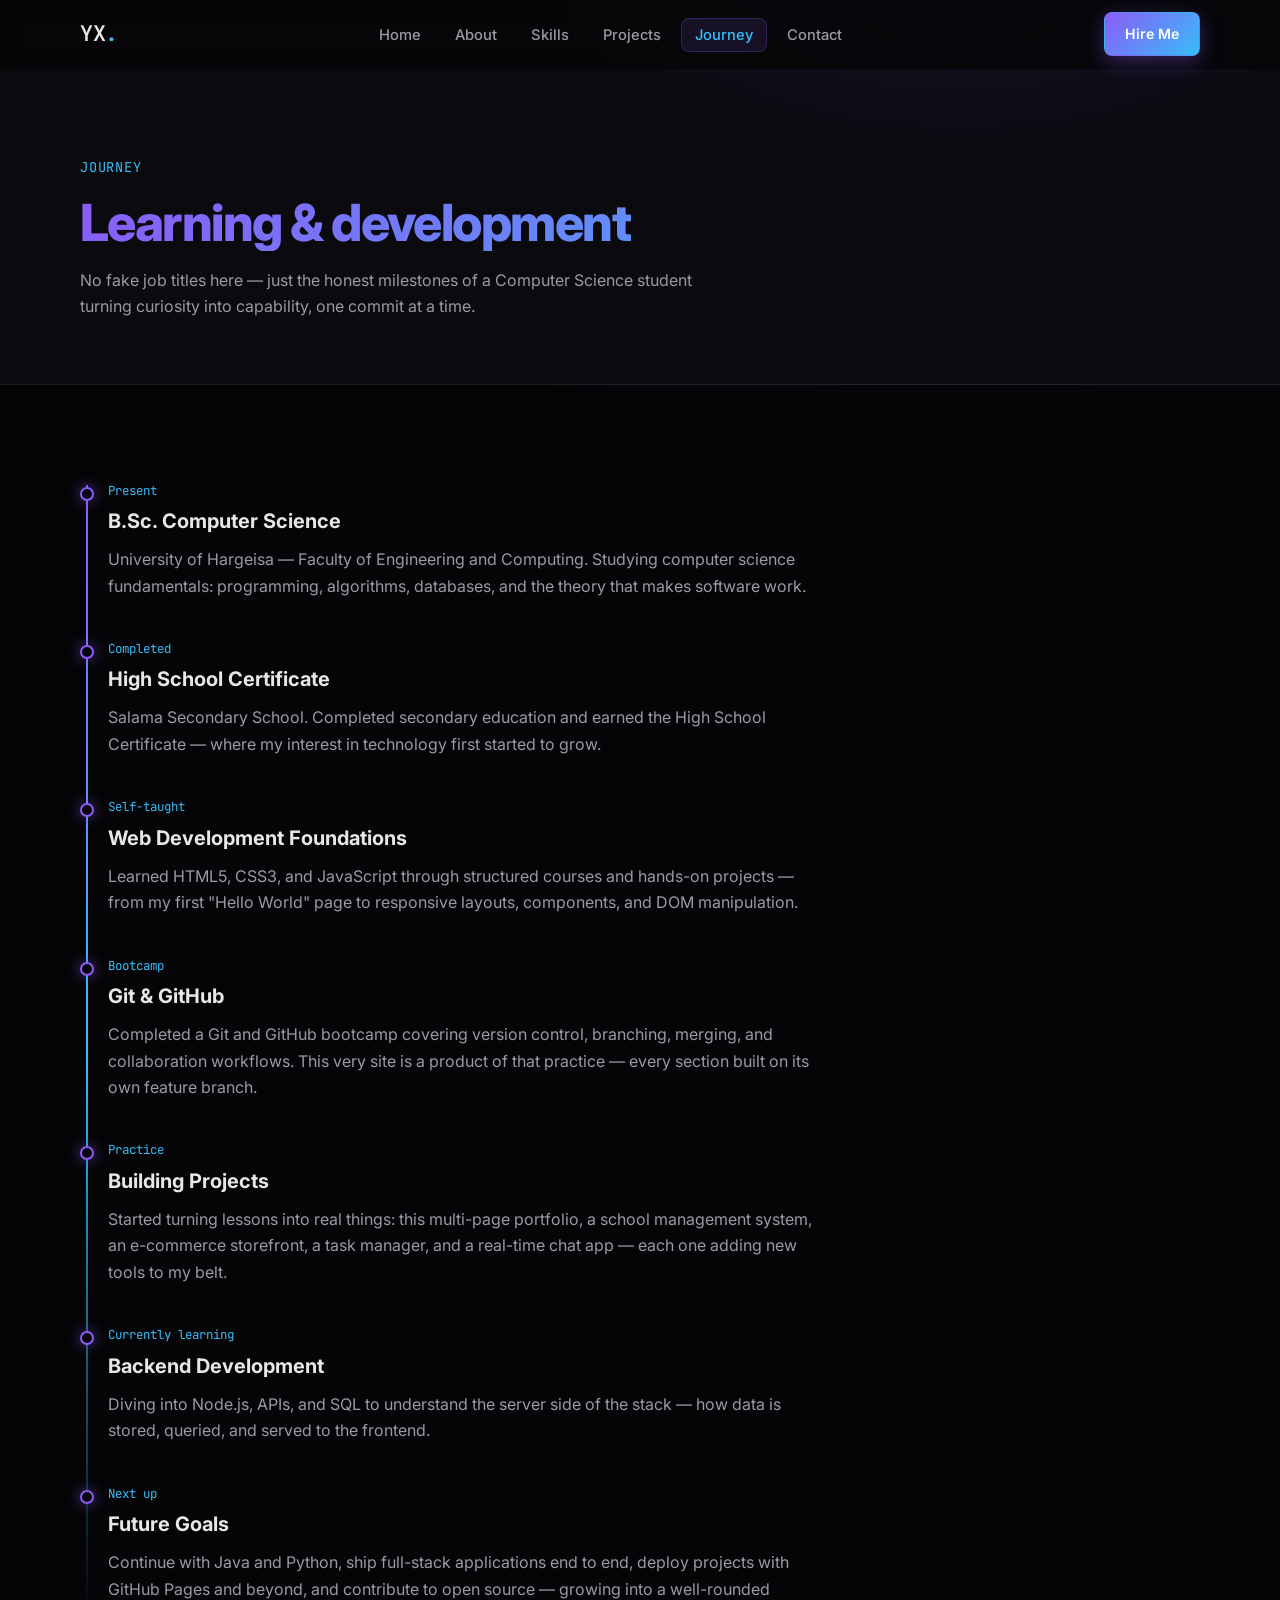
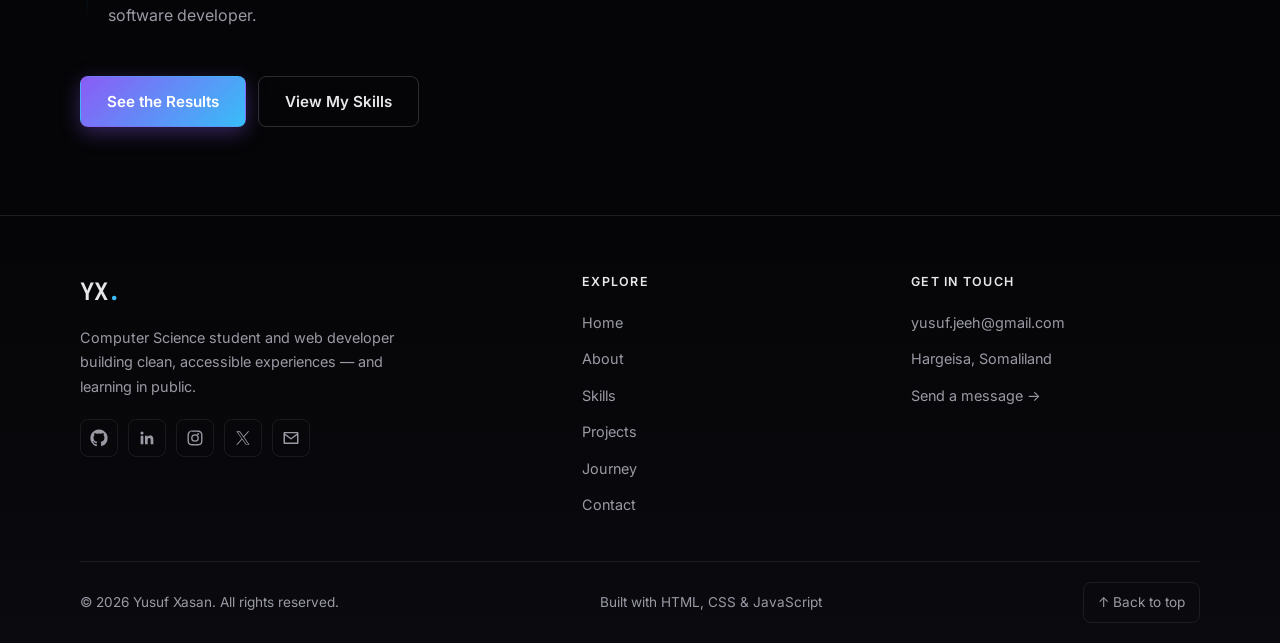
<file: pages/journey.html>
<!DOCTYPE html>
<html lang="en">
<head>
  <meta charset="UTF-8">
  <meta name="viewport" content="width=device-width, initial-scale=1.0">
  <meta name="description" content="The learning and development journey of Yusuf Xasan — computer science education, web development, Git & GitHub, and future goals.">
  <meta name="author" content="Yusuf Xasan">
  <title>Journey — Yusuf Xasan</title>

  <link rel="icon" href="data:image/svg+xml,%3Csvg xmlns='http://www.w3.org/2000/svg' viewBox='0 0 100 100'%3E%3Crect width='100' height='100' rx='20' fill='%238b5cf6'/%3E%3Ctext x='50' y='70' font-size='55' font-family='monospace' font-weight='bold' text-anchor='middle' fill='white'%3EYX%3C/text%3E%3C/svg%3E">

  <link rel="preconnect" href="https://fonts.googleapis.com">
  <link rel="preconnect" href="https://fonts.gstatic.com" crossorigin>
  <link href="https://fonts.googleapis.com/css2?family=Inter:wght@400;500;600;700;800&family=JetBrains+Mono:wght@400;600&display=swap" rel="stylesheet">

  <link rel="stylesheet" href="../css/style.css">
</head>
<body>

  <header class="site-header" id="site-header">
    <nav class="nav container" aria-label="Primary">
      <a href="../index.html" class="nav-logo" aria-label="Yusuf Xasan — home">YX<span class="nav-logo-dot">.</span></a>

      <ul class="nav-list" id="nav-list">
        <li><a href="../index.html" class="nav-link">Home</a></li>
        <li><a href="about.html" class="nav-link">About</a></li>
        <li><a href="skills.html" class="nav-link">Skills</a></li>
        <li><a href="projects.html" class="nav-link">Projects</a></li>
        <li><a href="journey.html" class="nav-link active" aria-current="page">Journey</a></li>
        <li><a href="contact.html" class="nav-link">Contact</a></li>
      </ul>

      <a href="contact.html" class="btn btn-primary nav-cta">Hire Me</a>

      <button class="nav-toggle" id="nav-toggle" aria-label="Toggle navigation" aria-expanded="false" aria-controls="nav-list">
        <span></span><span></span><span></span>
      </button>
    </nav>
  </header>

  <main>
    <!-- Page hero -->
    <section class="page-hero" id="top">
      <div class="container page-hero-inner">
        <p class="page-kicker reveal">Journey</p>
        <h1 class="page-hero-title reveal">Learning &amp; development</h1>
        <p class="page-hero-sub reveal">
          No fake job titles here — just the honest milestones of a Computer Science student
          turning curiosity into capability, one commit at a time.
        </p>
      </div>
    </section>

    <!-- Timeline -->
    <section class="section">
      <div class="container">
        <div class="journey-timeline">
          <!-- 1 -->
          <article class="journey-item reveal">
            <p class="journey-period">Present</p>
            <h2 class="journey-title">B.Sc. Computer Science</h2>
            <p class="journey-text">
              University of Hargeisa — Faculty of Engineering and Computing. Studying computer
              science fundamentals: programming, algorithms, databases, and the theory that
              makes software work.
            </p>
          </article>

          <!-- 2 -->
          <article class="journey-item reveal">
            <p class="journey-period">Completed</p>
            <h2 class="journey-title">High School Certificate</h2>
            <p class="journey-text">
              Salama Secondary School. Completed secondary education and earned the High School
              Certificate — where my interest in technology first started to grow.
            </p>
          </article>

          <!-- 3 -->
          <article class="journey-item reveal">
            <p class="journey-period">Self-taught</p>
            <h2 class="journey-title">Web Development Foundations</h2>
            <p class="journey-text">
              Learned HTML5, CSS3, and JavaScript through structured courses and hands-on
              projects — from my first "Hello World" page to responsive layouts, components,
              and DOM manipulation.
            </p>
          </article>

          <!-- 4 -->
          <article class="journey-item reveal">
            <p class="journey-period">Bootcamp</p>
            <h2 class="journey-title">Git &amp; GitHub</h2>
            <p class="journey-text">
              Completed a Git and GitHub bootcamp covering version control, branching,
              merging, and collaboration workflows. This very site is a product of that
              practice — every section built on its own feature branch.
            </p>
          </article>

          <!-- 5 -->
          <article class="journey-item reveal">
            <p class="journey-period">Practice</p>
            <h2 class="journey-title">Building Projects</h2>
            <p class="journey-text">
              Started turning lessons into real things: this multi-page portfolio, a school
              management system, an e-commerce storefront, a task manager, and a real-time
              chat app — each one adding new tools to my belt.
            </p>
          </article>

          <!-- 6 -->
          <article class="journey-item reveal">
            <p class="journey-period">Currently learning</p>
            <h2 class="journey-title">Backend Development</h2>
            <p class="journey-text">
              Diving into Node.js, APIs, and SQL to understand the server side of the stack —
              how data is stored, queried, and served to the frontend.
            </p>
          </article>

          <!-- 7 -->
          <article class="journey-item reveal">
            <p class="journey-period">Next up</p>
            <h2 class="journey-title">Future Goals</h2>
            <p class="journey-text">
              Continue with Java and Python, ship full-stack applications end to end, deploy
              projects with GitHub Pages and beyond, and contribute to open source — growing
              into a well-rounded software developer.
            </p>
          </article>
        </div>

        <div class="reveal" style="margin-top: 48px; display: flex; gap: 12px; flex-wrap: wrap;">
          <a href="projects.html" class="btn btn-primary">See the Results</a>
          <a href="skills.html" class="btn btn-outline">View My Skills</a>
        </div>
      </div>
    </section>
  </main>

  <footer class="site-footer">
    <div class="container">
      <div class="footer-grid">
        <!-- Brand -->
        <div class="footer-col footer-brand">
          <a href="../index.html" class="footer-logo" aria-label="Yusuf Xasan — home">YX<span
              class="footer-logo-dot">.</span></a>
          <p class="footer-tagline">
            Computer Science student and web developer building clean, accessible
            experiences — and learning in public.
          </p>
          <div class="footer-social">
            <a href="https://github.com/Yousuf-Hassan" target="_blank" rel="noopener noreferrer" class="social-link"
              aria-label="GitHub" title="GitHub">
              <svg viewBox="0 0 24 24" width="18" height="18" fill="currentColor" aria-hidden="true">
                <path
                  d="M12 .5C5.65.5.5 5.65.5 12c0 5.08 3.29 9.39 7.86 10.91.58.11.79-.25.79-.56 0-.28-.01-1.02-.02-2-3.2.7-3.87-1.54-3.87-1.54-.52-1.33-1.28-1.68-1.28-1.68-1.04-.71.08-.7.08-.7 1.15.08 1.76 1.18 1.76 1.18 1.03 1.75 2.69 1.25 3.34.95.1-.74.4-1.25.72-1.54-2.55-.29-5.23-1.28-5.23-5.68 0-1.26.45-2.28 1.18-3.09-.12-.29-.51-1.46.11-3.05 0 0 .96-.31 3.15 1.18a10.9 10.9 0 0 1 5.74 0c2.19-1.49 3.15-1.18 3.15-1.18.62 1.59.23 2.76.11 3.05.73.81 1.18 1.83 1.18 3.09 0 4.41-2.69 5.38-5.25 5.67.41.35.77 1.05.77 2.12 0 1.53-.01 2.76-.01 3.14 0 .31.21.67.8.56A11.52 11.52 0 0 0 23.5 12C23.5 5.65 18.35.5 12 .5Z" />
              </svg>
            </a>
            <a href="https://www.linkedin.com/in/yousuf-h-osman-4212aa3b0/" target="_blank" rel="noopener noreferrer"
              class="social-link" aria-label="LinkedIn" title="LinkedIn">
              <svg viewBox="0 0 24 24" width="18" height="18" fill="currentColor" aria-hidden="true">
                <path
                  d="M20.45 20.45h-3.55v-5.57c0-1.33-.03-3.04-1.85-3.04-1.86 0-2.14 1.45-2.14 2.94v5.67H9.35V9h3.41v1.56h.05c.48-.9 1.64-1.85 3.37-1.85 3.6 0 4.27 2.37 4.27 5.46v6.28ZM5.34 7.43a2.06 2.06 0 1 1 0-4.12 2.06 2.06 0 0 1 0 4.12ZM7.12 20.45H3.55V9h3.57v11.45Z" />
              </svg>
            </a>
            <a href="https://www.instagram.com/haji_jeex/" target="_blank" rel="noopener noreferrer"
              class="social-link" aria-label="Instagram" title="Instagram">
              <svg viewBox="0 0 24 24" width="18" height="18" fill="currentColor" aria-hidden="true">
                <path
                  d="M12 2c-2.72 0-3.06.01-4.12.06-1.06.05-1.79.22-2.43.47-.66.26-1.22.6-1.77 1.15-.55.55-.89 1.11-1.15 1.77-.25.64-.42 1.37-.47 2.43C2.01 8.94 2 9.28 2 12s.01 3.06.06 4.12c.05 1.06.22 1.79.47 2.43.26.66.6 1.22 1.15 1.77.55.55 1.11.89 1.77 1.15.64.25 1.37.42 2.43.47C8.94 21.99 9.28 22 12 22s3.06-.01 4.12-.06c1.06-.05 1.79-.22 2.43-.47.66-.26 1.22-.6 1.77-1.15.55-.55.89-1.11 1.15-1.77.25-.64.42-1.37.47-2.43.05-1.06.06-1.4.06-4.12s-.01-3.06-.06-4.12c-.05-1.06-.22-1.79-.47-2.43-.26-.66-.6-1.22-1.15-1.77-.55-.55-1.11-.89-1.77-1.15-.64-.25-1.37-.42-2.43-.47C15.06 2.01 14.72 2 12 2Zm0 1.8c2.67 0 2.99.01 4.04.06.98.04 1.5.21 1.86.35.47.18.8.4 1.15.75.35.35.57.68.75 1.15.14.36.31.88.35 1.86.05 1.05.06 1.37.06 4.04s-.01 2.99-.06 4.04c-.04.98-.21 1.5-.35 1.86-.18.47-.4.8-.75 1.15-.35.35-.68.57-1.15.75-.36.14-.88.31-1.86.35-1.05.05-1.37.06-4.04.06s-2.99-.01-4.04-.06c-.98-.04-1.5-.21-1.86-.35-.47-.18-.8-.4-1.15-.75-.35-.35-.57-.68-.75-1.15-.14-.36-.31-.88-.35-1.86C3.81 14.99 3.8 14.67 3.8 12s.01-2.99.06-4.04c.04-.98.21-1.5.35-1.86.18-.47.4-.8.75-1.15.35-.35.57-.68.75-1.15.36-.14.88-.31 1.86-.35C9.01 3.81 9.33 3.8 12 3.8Zm0 3.05a5.15 5.15 0 1 0 0 10.3 5.15 5.15 0 0 0 0-10.3Zm0 8.5a3.35 3.35 0 1 1 0-6.7 3.35 3.35 0 0 1 0 6.7Zm5.35-8.7a1.2 1.2 0 1 1-2.4 0 1.2 1.2 0 0 1 2.4 0Z" />
              </svg>
            </a>
            <a href="https://x.com/haji_jeex" target="_blank" rel="noopener noreferrer" class="social-link"
              aria-label="X" title="X">
              <svg viewBox="0 0 24 24" width="18" height="18" fill="currentColor" aria-hidden="true">
                <path
                  d="M13.51 10.77 20.34 3h-1.62l-5.93 6.75L7.98 3H3l7.16 10.03L3 21h1.62l6.26-7.12L15.78 21h4.98l-7.25-10.23Zm-2.22 2.52-.73-1.02L5.05 4.2h2.5l4.65 6.5.73 1.02 6.05 8.46h-2.5l-4.93-6.89Z" />
              </svg>
            </a>
            <a href="mailto:yusuf.jeeh@gmail.com" target="_blank" rel="noopener noreferrer" class="social-link"
              aria-label="Email" title="Email">
              <svg viewBox="0 0 24 24" width="18" height="18" fill="currentColor" aria-hidden="true">
                <path
                  d="M2 5.5C2 4.67 2.67 4 3.5 4h17c.83 0 1.5.67 1.5 1.5v13c0 .83-.67 1.5-1.5 1.5h-17C2.67 20 2 19.33 2 18.5v-13Zm2 .2v.3l8 6 8-6v-.3H4Zm16 2.5-7.4 5.55a1 1 0 0 1-1.2 0L4 8.2V18h16V8.2Z" />
              </svg>
            </a>
          </div>
        </div>

        <!-- Explore -->
        <div class="footer-col">
          <h4 class="footer-heading">Explore</h4>
          <ul class="footer-links">
            <li><a href="../index.html">Home</a></li>
            <li><a href="about.html">About</a></li>
            <li><a href="skills.html">Skills</a></li>
            <li><a href="projects.html">Projects</a></li>
            <li><a href="journey.html">Journey</a></li>
            <li><a href="contact.html">Contact</a></li>
          </ul>
        </div>

        <!-- Contact -->
        <div class="footer-col">
          <h4 class="footer-heading">Get in Touch</h4>
          <ul class="footer-links">
            <li><a href="mailto:yusuf.jeeh@gmail.com">yusuf.jeeh@gmail.com</a></li>
            <li><span>Hargeisa, Somaliland</span></li>
            <li><a href="contact.html">Send a message →</a></li>
          </ul>
        </div>
      </div>

      <div class="footer-bottom">
        <p>© <span id="year"></span> Yusuf Xasan. All rights reserved.</p>
        <p class="footer-credit">Built with HTML, CSS &amp; JavaScript</p>
        <a href="#top" class="back-to-top" aria-label="Back to top">↑ Back to top</a>
      </div>
    </div>
  </footer>

  <script src="../js/main.js"></script>
</body>
</html>
</file>
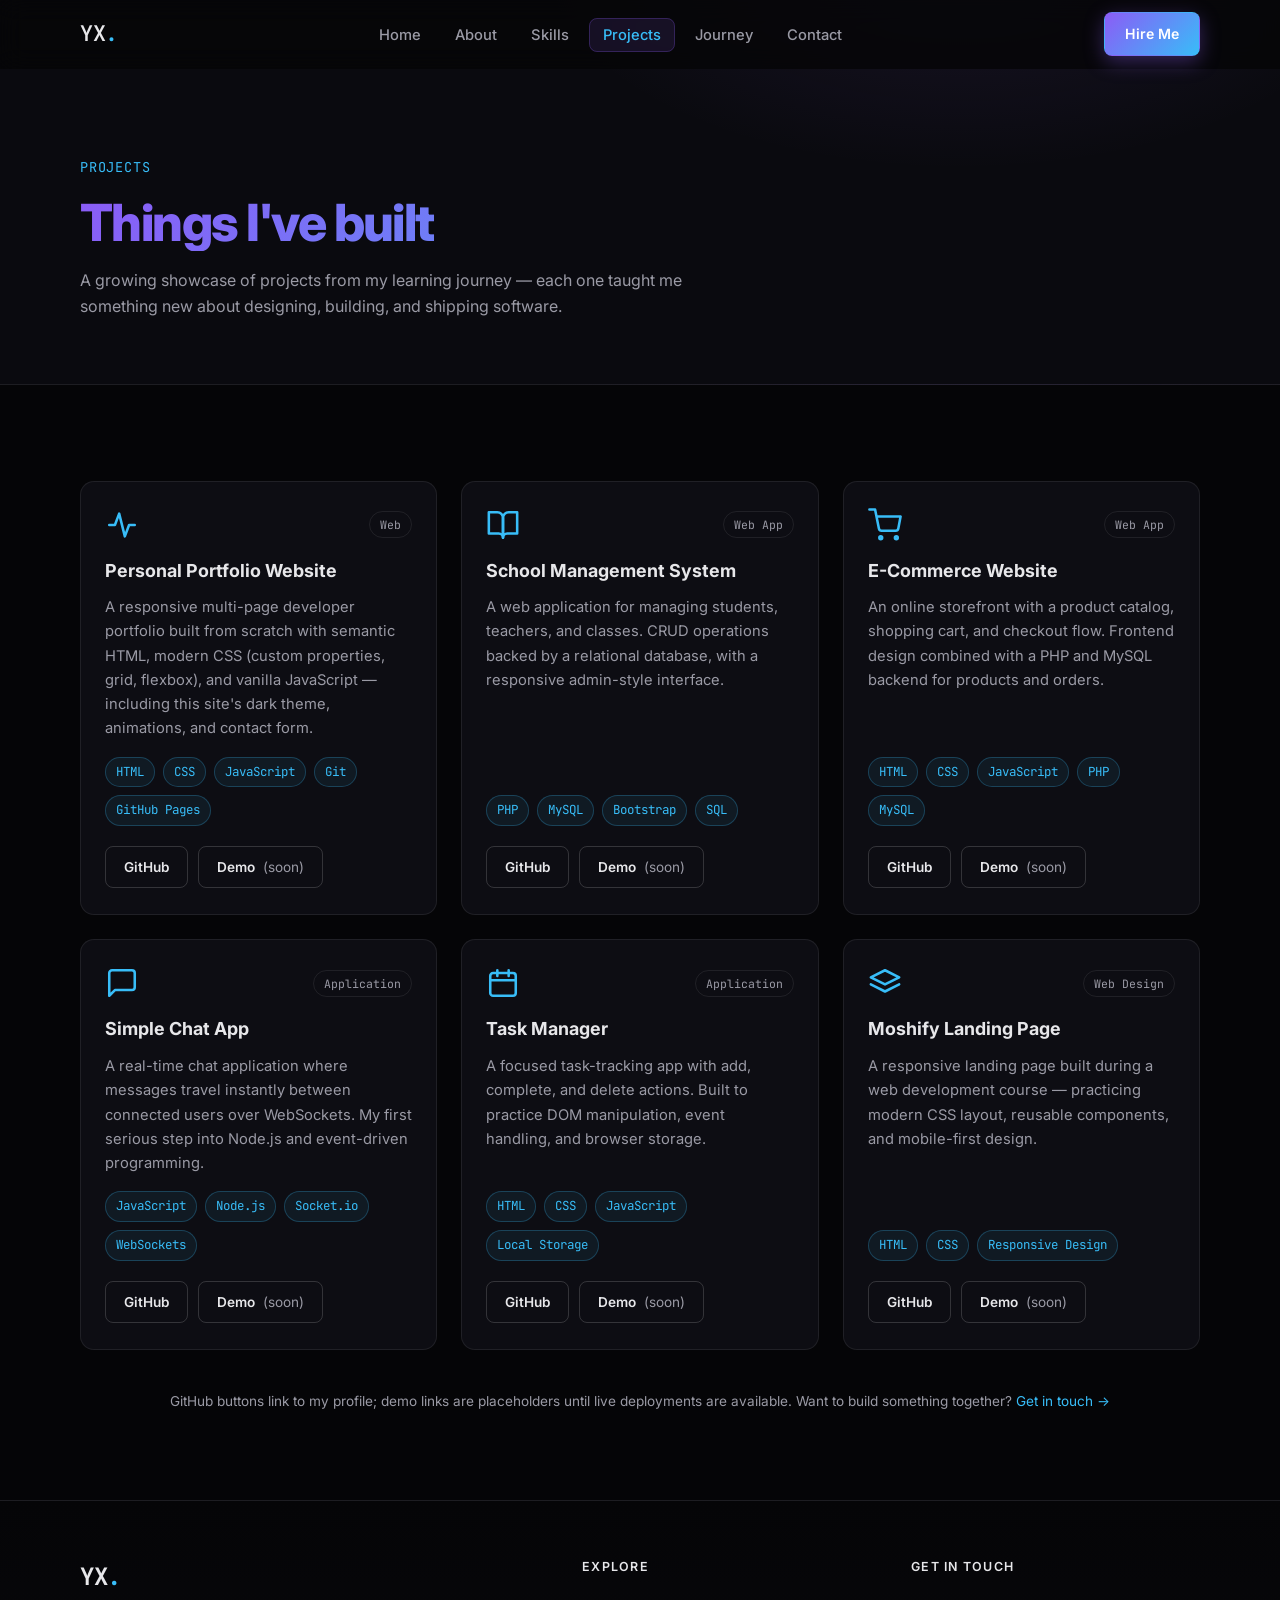
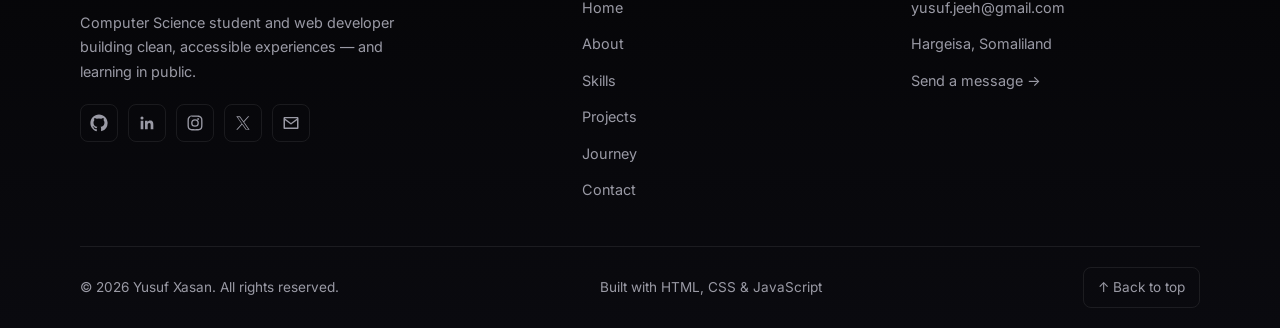
<file: pages/projects.html>
<!DOCTYPE html>
<html lang="en">
<head>
  <meta charset="UTF-8">
  <meta name="viewport" content="width=device-width, initial-scale=1.0">
  <meta name="description" content="Projects by Yusuf Xasan — web applications, sites, and tools built during his learning journey.">
  <meta name="author" content="Yusuf Xasan">
  <title>Projects — Yusuf Xasan</title>

  <link rel="icon" href="data:image/svg+xml,%3Csvg xmlns='http://www.w3.org/2000/svg' viewBox='0 0 100 100'%3E%3Crect width='100' height='100' rx='20' fill='%238b5cf6'/%3E%3Ctext x='50' y='70' font-size='55' font-family='monospace' font-weight='bold' text-anchor='middle' fill='white'%3EYX%3C/text%3E%3C/svg%3E">

  <link rel="preconnect" href="https://fonts.googleapis.com">
  <link rel="preconnect" href="https://fonts.gstatic.com" crossorigin>
  <link href="https://fonts.googleapis.com/css2?family=Inter:wght@400;500;600;700;800&family=JetBrains+Mono:wght@400;600&display=swap" rel="stylesheet">

  <link rel="stylesheet" href="../css/style.css">
</head>
<body>

  <header class="site-header" id="site-header">
    <nav class="nav container" aria-label="Primary">
      <a href="../index.html" class="nav-logo" aria-label="Yusuf Xasan — home">YX<span class="nav-logo-dot">.</span></a>

      <ul class="nav-list" id="nav-list">
        <li><a href="../index.html" class="nav-link">Home</a></li>
        <li><a href="about.html" class="nav-link">About</a></li>
        <li><a href="skills.html" class="nav-link">Skills</a></li>
        <li><a href="projects.html" class="nav-link active" aria-current="page">Projects</a></li>
        <li><a href="journey.html" class="nav-link">Journey</a></li>
        <li><a href="contact.html" class="nav-link">Contact</a></li>
      </ul>

      <a href="contact.html" class="btn btn-primary nav-cta">Hire Me</a>

      <button class="nav-toggle" id="nav-toggle" aria-label="Toggle navigation" aria-expanded="false" aria-controls="nav-list">
        <span></span><span></span><span></span>
      </button>
    </nav>
  </header>

  <main>
    <!-- Page hero -->
    <section class="page-hero" id="top">
      <div class="container page-hero-inner">
        <p class="page-kicker reveal">Projects</p>
        <h1 class="page-hero-title reveal">Things I've built</h1>
        <p class="page-hero-sub reveal">
          A growing showcase of projects from my learning journey — each one taught me
          something new about designing, building, and shipping software.
        </p>
      </div>
    </section>

    <!-- Projects -->
    <section class="section">
      <div class="container">
        <div class="projects-grid">
          <!-- Project 1 -->
          <article class="project-card reveal">
            <div class="project-card-head">
              <svg viewBox="0 0 24 24" width="34" height="34" fill="none" stroke="var(--accent-2)" stroke-width="1.8" stroke-linecap="round" stroke-linejoin="round" aria-hidden="true"><path d="M3 12h4l3-8 4 16 3-8h4"/></svg>
              <span class="project-category">Web</span>
            </div>
            <h3 class="project-title">Personal Portfolio Website</h3>
            <p class="project-desc">
              A responsive multi-page developer portfolio built from scratch with semantic HTML,
              modern CSS (custom properties, grid, flexbox), and vanilla JavaScript — including
              this site's dark theme, animations, and contact form.
            </p>
            <ul class="project-tech">
              <li>HTML</li><li>CSS</li><li>JavaScript</li><li>Git</li><li>GitHub Pages</li>
            </ul>
            <div class="project-actions">
              <!-- Placeholder: replace with the actual repository URL when available -->
              <a href="https://github.com/Yousuf-Hassan" target="_blank" rel="noopener noreferrer" class="btn btn-outline btn-sm">GitHub</a>
              <a href="#" class="btn btn-outline btn-sm demo">Demo <span class="demo-note">(soon)</span></a>
            </div>
          </article>

          <!-- Project 2 -->
          <article class="project-card reveal">
            <div class="project-card-head">
              <svg viewBox="0 0 24 24" width="34" height="34" fill="none" stroke="var(--accent-2)" stroke-width="1.8" stroke-linecap="round" stroke-linejoin="round" aria-hidden="true"><path d="M2 3h6a4 4 0 0 1 4 4v14a3 3 0 0 0-3-3H2z"/><path d="M22 3h-6a4 4 0 0 0-4 4v14a3 3 0 0 1 3-3h7z"/></svg>
              <span class="project-category">Web App</span>
            </div>
            <h3 class="project-title">School Management System</h3>
            <p class="project-desc">
              A web application for managing students, teachers, and classes. CRUD operations
              backed by a relational database, with a responsive admin-style interface.
            </p>
            <ul class="project-tech">
              <li>PHP</li><li>MySQL</li><li>Bootstrap</li><li>SQL</li>
            </ul>
            <div class="project-actions">
              <!-- Placeholder: replace with the actual repository URL when available -->
              <a href="https://github.com/Yousuf-Hassan" target="_blank" rel="noopener noreferrer" class="btn btn-outline btn-sm">GitHub</a>
              <a href="#" class="btn btn-outline btn-sm demo">Demo <span class="demo-note">(soon)</span></a>
            </div>
          </article>

          <!-- Project 3 -->
          <article class="project-card reveal">
            <div class="project-card-head">
              <svg viewBox="0 0 24 24" width="34" height="34" fill="none" stroke="var(--accent-2)" stroke-width="1.8" stroke-linecap="round" stroke-linejoin="round" aria-hidden="true"><circle cx="9" cy="21" r="1"/><circle cx="20" cy="21" r="1"/><path d="M1 1h4l2.7 13.4a2 2 0 0 0 2 1.6h9.7a2 2 0 0 0 2-1.6L23 6H6"/></svg>
              <span class="project-category">Web App</span>
            </div>
            <h3 class="project-title">E-Commerce Website</h3>
            <p class="project-desc">
              An online storefront with a product catalog, shopping cart, and checkout flow.
              Frontend design combined with a PHP and MySQL backend for products and orders.
            </p>
            <ul class="project-tech">
              <li>HTML</li><li>CSS</li><li>JavaScript</li><li>PHP</li><li>MySQL</li>
            </ul>
            <div class="project-actions">
              <!-- Placeholder: replace with the actual repository URL when available -->
              <a href="https://github.com/Yousuf-Hassan" target="_blank" rel="noopener noreferrer" class="btn btn-outline btn-sm">GitHub</a>
              <a href="#" class="btn btn-outline btn-sm demo">Demo <span class="demo-note">(soon)</span></a>
            </div>
          </article>

          <!-- Project 4 -->
          <article class="project-card reveal">
            <div class="project-card-head">
              <svg viewBox="0 0 24 24" width="34" height="34" fill="none" stroke="var(--accent-2)" stroke-width="1.8" stroke-linecap="round" stroke-linejoin="round" aria-hidden="true"><path d="M21 15a2 2 0 0 1-2 2H7l-4 4V5a2 2 0 0 1 2-2h14a2 2 0 0 1 2 2z"/></svg>
              <span class="project-category">Application</span>
            </div>
            <h3 class="project-title">Simple Chat App</h3>
            <p class="project-desc">
              A real-time chat application where messages travel instantly between connected
              users over WebSockets. My first serious step into Node.js and event-driven
              programming.
            </p>
            <ul class="project-tech">
              <li>JavaScript</li><li>Node.js</li><li>Socket.io</li><li>WebSockets</li>
            </ul>
            <div class="project-actions">
              <!-- Placeholder: replace with the actual repository URL when available -->
              <a href="https://github.com/Yousuf-Hassan" target="_blank" rel="noopener noreferrer" class="btn btn-outline btn-sm">GitHub</a>
              <a href="#" class="btn btn-outline btn-sm demo">Demo <span class="demo-note">(soon)</span></a>
            </div>
          </article>

          <!-- Project 5 -->
          <article class="project-card reveal">
            <div class="project-card-head">
              <svg viewBox="0 0 24 24" width="34" height="34" fill="none" stroke="var(--accent-2)" stroke-width="1.8" stroke-linecap="round" stroke-linejoin="round" aria-hidden="true"><rect x="3" y="5" width="18" height="16" rx="2"/><path d="M8 3v4M16 3v4M3 10h18"/></svg>
              <span class="project-category">Application</span>
            </div>
            <h3 class="project-title">Task Manager</h3>
            <p class="project-desc">
              A focused task-tracking app with add, complete, and delete actions. Built to
              practice DOM manipulation, event handling, and browser storage.
            </p>
            <ul class="project-tech">
              <li>HTML</li><li>CSS</li><li>JavaScript</li><li>Local Storage</li>
            </ul>
            <div class="project-actions">
              <!-- Placeholder: replace with the actual repository URL when available -->
              <a href="https://github.com/Yousuf-Hassan" target="_blank" rel="noopener noreferrer" class="btn btn-outline btn-sm">GitHub</a>
              <a href="#" class="btn btn-outline btn-sm demo">Demo <span class="demo-note">(soon)</span></a>
            </div>
          </article>

          <!-- Project 6 -->
          <article class="project-card reveal">
            <div class="project-card-head">
              <svg viewBox="0 0 24 24" width="34" height="34" fill="none" stroke="var(--accent-2)" stroke-width="1.8" stroke-linecap="round" stroke-linejoin="round" aria-hidden="true"><path d="M12 3 2 8l10 5 10-5-10-5z"/><path d="m2 13 10 5 10-5"/></svg>
              <span class="project-category">Web Design</span>
            </div>
            <h3 class="project-title">Moshify Landing Page</h3>
            <p class="project-desc">
              A responsive landing page built during a web development course — practicing
              modern CSS layout, reusable components, and mobile-first design.
            </p>
            <ul class="project-tech">
              <li>HTML</li><li>CSS</li><li>Responsive Design</li>
            </ul>
            <div class="project-actions">
              <!-- Placeholder: replace with the actual repository URL when available -->
              <a href="https://github.com/Yousuf-Hassan" target="_blank" rel="noopener noreferrer" class="btn btn-outline btn-sm">GitHub</a>
              <a href="#" class="btn btn-outline btn-sm demo">Demo <span class="demo-note">(soon)</span></a>
            </div>
          </article>
        </div>

        <!-- Placeholder note -->
        <p class="reveal" style="margin-top: 40px; text-align: center; font-size: 0.85rem; color: var(--text-muted);">
          GitHub buttons link to my profile; demo links are placeholders until live deployments are available.
          Want to build something together? <a href="contact.html" style="color: var(--accent-2);">Get in touch →</a>
        </p>
      </div>
    </section>
  </main>

  <footer class="site-footer">
    <div class="container">
      <div class="footer-grid">
        <!-- Brand -->
        <div class="footer-col footer-brand">
          <a href="../index.html" class="footer-logo" aria-label="Yusuf Xasan — home">YX<span
              class="footer-logo-dot">.</span></a>
          <p class="footer-tagline">
            Computer Science student and web developer building clean, accessible
            experiences — and learning in public.
          </p>
          <div class="footer-social">
            <a href="https://github.com/Yousuf-Hassan" target="_blank" rel="noopener noreferrer" class="social-link"
              aria-label="GitHub" title="GitHub">
              <svg viewBox="0 0 24 24" width="18" height="18" fill="currentColor" aria-hidden="true">
                <path
                  d="M12 .5C5.65.5.5 5.65.5 12c0 5.08 3.29 9.39 7.86 10.91.58.11.79-.25.79-.56 0-.28-.01-1.02-.02-2-3.2.7-3.87-1.54-3.87-1.54-.52-1.33-1.28-1.68-1.28-1.68-1.04-.71.08-.7.08-.7 1.15.08 1.76 1.18 1.76 1.18 1.03 1.75 2.69 1.25 3.34.95.1-.74.4-1.25.72-1.54-2.55-.29-5.23-1.28-5.23-5.68 0-1.26.45-2.28 1.18-3.09-.12-.29-.51-1.46.11-3.05 0 0 .96-.31 3.15 1.18a10.9 10.9 0 0 1 5.74 0c2.19-1.49 3.15-1.18 3.15-1.18.62 1.59.23 2.76.11 3.05.73.81 1.18 1.83 1.18 3.09 0 4.41-2.69 5.38-5.25 5.67.41.35.77 1.05.77 2.12 0 1.53-.01 2.76-.01 3.14 0 .31.21.67.8.56A11.52 11.52 0 0 0 23.5 12C23.5 5.65 18.35.5 12 .5Z" />
              </svg>
            </a>
            <a href="https://www.linkedin.com/in/yousuf-h-osman-4212aa3b0/" target="_blank" rel="noopener noreferrer"
              class="social-link" aria-label="LinkedIn" title="LinkedIn">
              <svg viewBox="0 0 24 24" width="18" height="18" fill="currentColor" aria-hidden="true">
                <path
                  d="M20.45 20.45h-3.55v-5.57c0-1.33-.03-3.04-1.85-3.04-1.86 0-2.14 1.45-2.14 2.94v5.67H9.35V9h3.41v1.56h.05c.48-.9 1.64-1.85 3.37-1.85 3.6 0 4.27 2.37 4.27 5.46v6.28ZM5.34 7.43a2.06 2.06 0 1 1 0-4.12 2.06 2.06 0 0 1 0 4.12ZM7.12 20.45H3.55V9h3.57v11.45Z" />
              </svg>
            </a>
            <a href="https://www.instagram.com/haji_jeex/" target="_blank" rel="noopener noreferrer"
              class="social-link" aria-label="Instagram" title="Instagram">
              <svg viewBox="0 0 24 24" width="18" height="18" fill="currentColor" aria-hidden="true">
                <path
                  d="M12 2c-2.72 0-3.06.01-4.12.06-1.06.05-1.79.22-2.43.47-.66.26-1.22.6-1.77 1.15-.55.55-.89 1.11-1.15 1.77-.25.64-.42 1.37-.47 2.43C2.01 8.94 2 9.28 2 12s.01 3.06.06 4.12c.05 1.06.22 1.79.47 2.43.26.66.6 1.22 1.15 1.77.55.55 1.11.89 1.77 1.15.64.25 1.37.42 2.43.47C8.94 21.99 9.28 22 12 22s3.06-.01 4.12-.06c1.06-.05 1.79-.22 2.43-.47.66-.26 1.22-.6 1.77-1.15.55-.55.89-1.11 1.15-1.77.25-.64.42-1.37.47-2.43.05-1.06.06-1.4.06-4.12s-.01-3.06-.06-4.12c-.05-1.06-.22-1.79-.47-2.43-.26-.66-.6-1.22-1.15-1.77-.55-.55-1.11-.89-1.77-1.15-.64-.25-1.37-.42-2.43-.47C15.06 2.01 14.72 2 12 2Zm0 1.8c2.67 0 2.99.01 4.04.06.98.04 1.5.21 1.86.35.47.18.8.4 1.15.75.35.35.57.68.75 1.15.14.36.31.88.35 1.86.05 1.05.06 1.37.06 4.04s-.01 2.99-.06 4.04c-.04.98-.21 1.5-.35 1.86-.18.47-.4.8-.75 1.15-.35.35-.68.57-1.15.75-.36.14-.88.31-1.86.35-1.05.05-1.37.06-4.04.06s-2.99-.01-4.04-.06c-.98-.04-1.5-.21-1.86-.35-.47-.18-.8-.4-1.15-.75-.35-.35-.57-.68-.75-1.15-.14-.36-.31-.88-.35-1.86C3.81 14.99 3.8 14.67 3.8 12s.01-2.99.06-4.04c.04-.98.21-1.5.35-1.86.18-.47.4-.8.75-1.15.35-.35.57-.68.75-1.15.36-.14.88-.31 1.86-.35C9.01 3.81 9.33 3.8 12 3.8Zm0 3.05a5.15 5.15 0 1 0 0 10.3 5.15 5.15 0 0 0 0-10.3Zm0 8.5a3.35 3.35 0 1 1 0-6.7 3.35 3.35 0 0 1 0 6.7Zm5.35-8.7a1.2 1.2 0 1 1-2.4 0 1.2 1.2 0 0 1 2.4 0Z" />
              </svg>
            </a>
            <a href="https://x.com/haji_jeex" target="_blank" rel="noopener noreferrer" class="social-link"
              aria-label="X" title="X">
              <svg viewBox="0 0 24 24" width="18" height="18" fill="currentColor" aria-hidden="true">
                <path
                  d="M13.51 10.77 20.34 3h-1.62l-5.93 6.75L7.98 3H3l7.16 10.03L3 21h1.62l6.26-7.12L15.78 21h4.98l-7.25-10.23Zm-2.22 2.52-.73-1.02L5.05 4.2h2.5l4.65 6.5.73 1.02 6.05 8.46h-2.5l-4.93-6.89Z" />
              </svg>
            </a>
            <a href="mailto:yusuf.jeeh@gmail.com" target="_blank" rel="noopener noreferrer" class="social-link"
              aria-label="Email" title="Email">
              <svg viewBox="0 0 24 24" width="18" height="18" fill="currentColor" aria-hidden="true">
                <path
                  d="M2 5.5C2 4.67 2.67 4 3.5 4h17c.83 0 1.5.67 1.5 1.5v13c0 .83-.67 1.5-1.5 1.5h-17C2.67 20 2 19.33 2 18.5v-13Zm2 .2v.3l8 6 8-6v-.3H4Zm16 2.5-7.4 5.55a1 1 0 0 1-1.2 0L4 8.2V18h16V8.2Z" />
              </svg>
            </a>
          </div>
        </div>

        <!-- Explore -->
        <div class="footer-col">
          <h4 class="footer-heading">Explore</h4>
          <ul class="footer-links">
            <li><a href="../index.html">Home</a></li>
            <li><a href="about.html">About</a></li>
            <li><a href="skills.html">Skills</a></li>
            <li><a href="projects.html">Projects</a></li>
            <li><a href="journey.html">Journey</a></li>
            <li><a href="contact.html">Contact</a></li>
          </ul>
        </div>

        <!-- Contact -->
        <div class="footer-col">
          <h4 class="footer-heading">Get in Touch</h4>
          <ul class="footer-links">
            <li><a href="mailto:yusuf.jeeh@gmail.com">yusuf.jeeh@gmail.com</a></li>
            <li><span>Hargeisa, Somaliland</span></li>
            <li><a href="contact.html">Send a message →</a></li>
          </ul>
        </div>
      </div>

      <div class="footer-bottom">
        <p>© <span id="year"></span> Yusuf Xasan. All rights reserved.</p>
        <p class="footer-credit">Built with HTML, CSS &amp; JavaScript</p>
        <a href="#top" class="back-to-top" aria-label="Back to top">↑ Back to top</a>
      </div>
    </div>
  </footer>

  <script src="../js/main.js"></script>
</body>
</html>
</file>
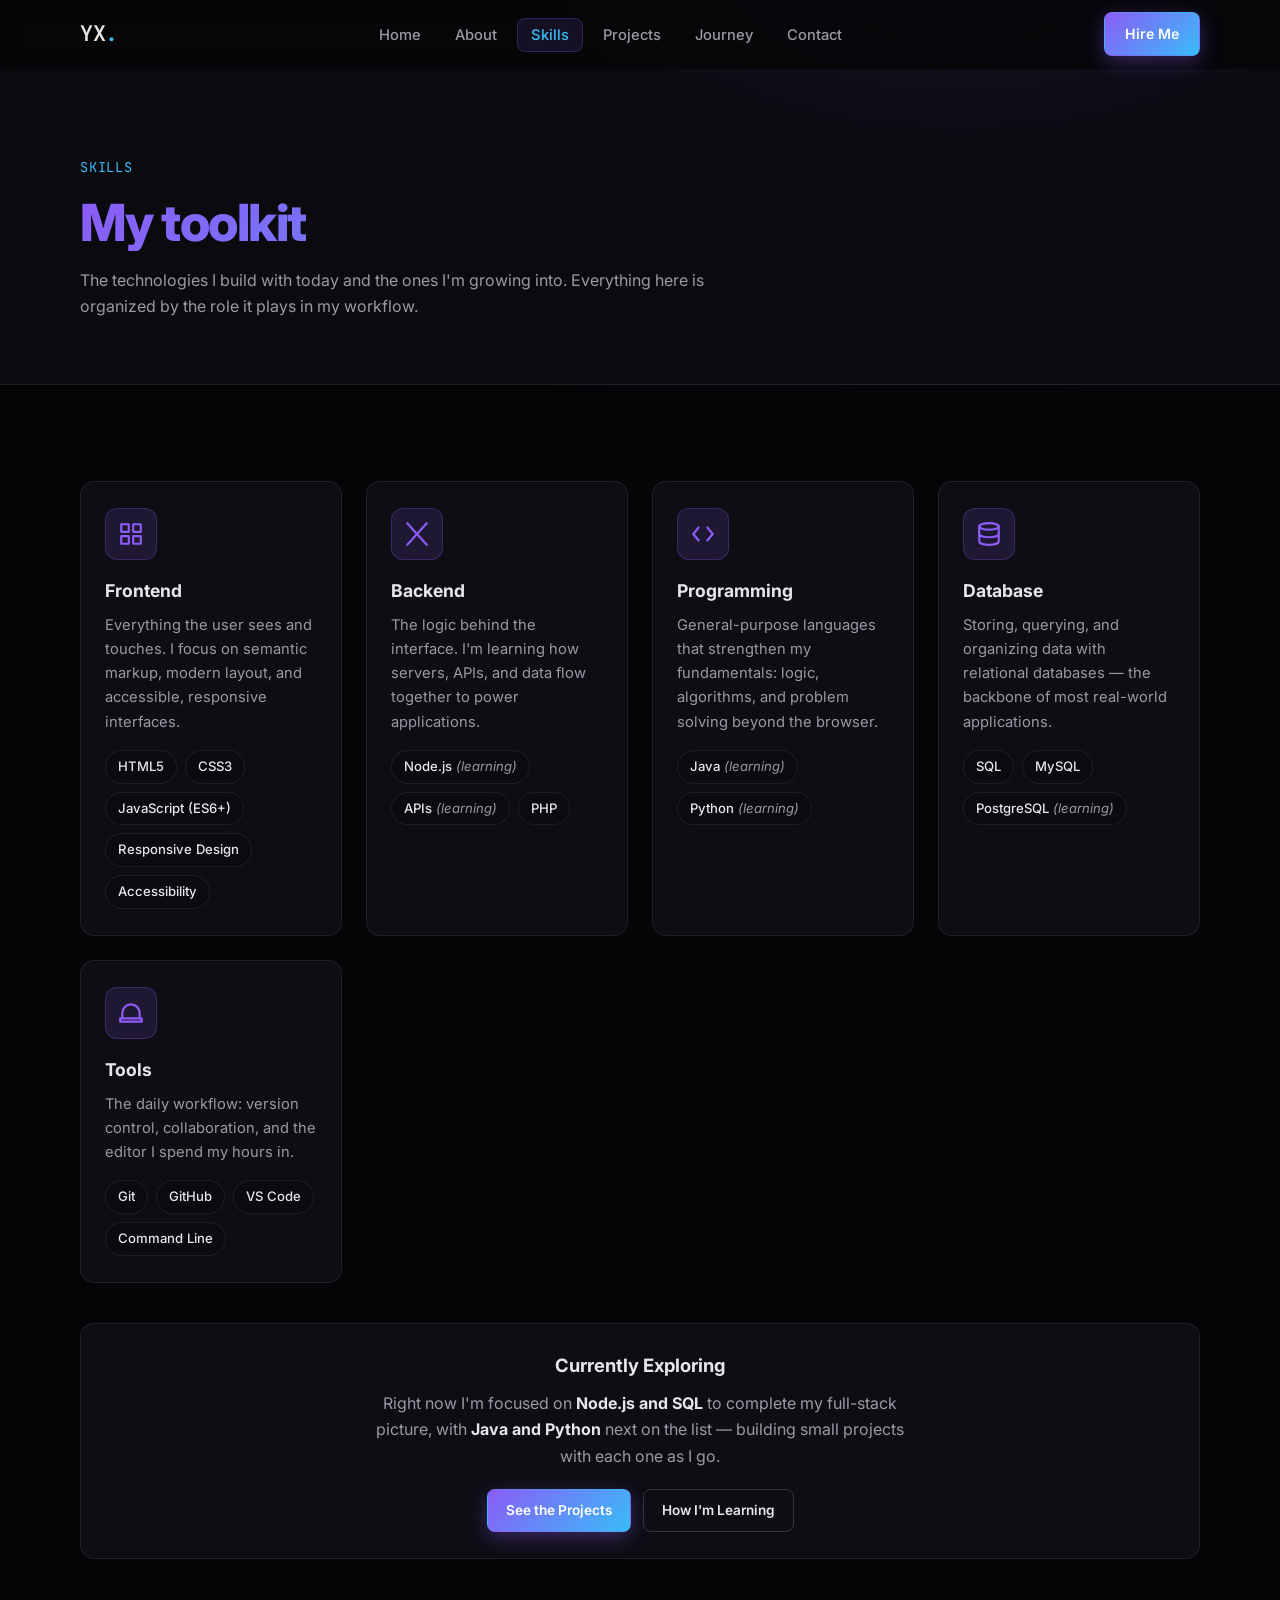
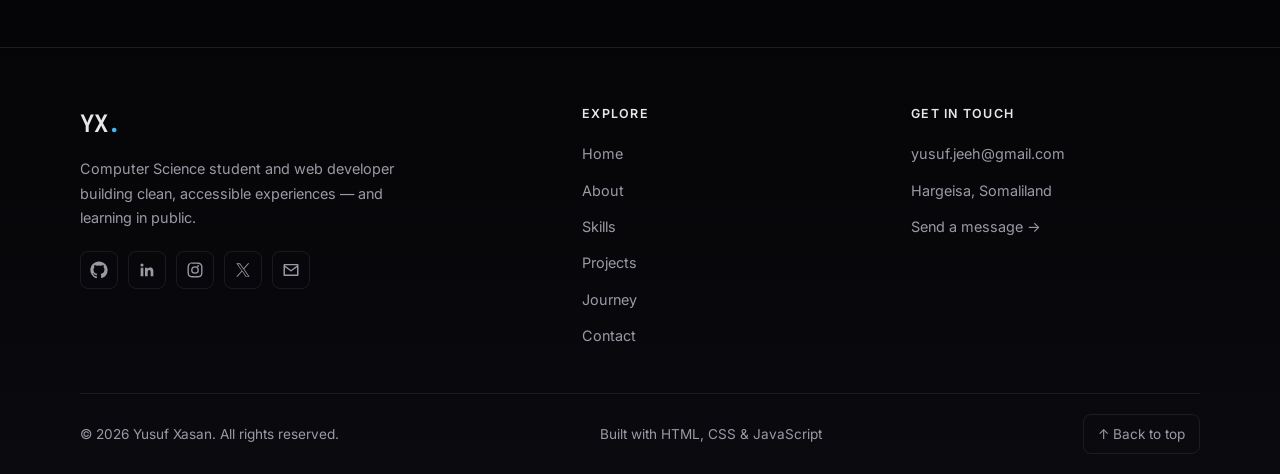
<file: pages/skills.html>
<!DOCTYPE html>
<html lang="en">
<head>
  <meta charset="UTF-8">
  <meta name="viewport" content="width=device-width, initial-scale=1.0">
  <meta name="description" content="Skills of Yusuf Xasan — frontend, backend, programming, database, and tools.">
  <meta name="author" content="Yusuf Xasan">
  <title>Skills — Yusuf Xasan</title>

  <link rel="icon" href="data:image/svg+xml,%3Csvg xmlns='http://www.w3.org/2000/svg' viewBox='0 0 100 100'%3E%3Crect width='100' height='100' rx='20' fill='%238b5cf6'/%3E%3Ctext x='50' y='70' font-size='55' font-family='monospace' font-weight='bold' text-anchor='middle' fill='white'%3EYX%3C/text%3E%3C/svg%3E">

  <link rel="preconnect" href="https://fonts.googleapis.com">
  <link rel="preconnect" href="https://fonts.gstatic.com" crossorigin>
  <link href="https://fonts.googleapis.com/css2?family=Inter:wght@400;500;600;700;800&family=JetBrains+Mono:wght@400;600&display=swap" rel="stylesheet">

  <link rel="stylesheet" href="../css/style.css">
</head>
<body>

  <header class="site-header" id="site-header">
    <nav class="nav container" aria-label="Primary">
      <a href="../index.html" class="nav-logo" aria-label="Yusuf Xasan — home">YX<span class="nav-logo-dot">.</span></a>

      <ul class="nav-list" id="nav-list">
        <li><a href="../index.html" class="nav-link">Home</a></li>
        <li><a href="about.html" class="nav-link">About</a></li>
        <li><a href="skills.html" class="nav-link active" aria-current="page">Skills</a></li>
        <li><a href="projects.html" class="nav-link">Projects</a></li>
        <li><a href="journey.html" class="nav-link">Journey</a></li>
        <li><a href="contact.html" class="nav-link">Contact</a></li>
      </ul>

      <a href="contact.html" class="btn btn-primary nav-cta">Hire Me</a>

      <button class="nav-toggle" id="nav-toggle" aria-label="Toggle navigation" aria-expanded="false" aria-controls="nav-list">
        <span></span><span></span><span></span>
      </button>
    </nav>
  </header>

  <main>
    <!-- Page hero -->
    <section class="page-hero" id="top">
      <div class="container page-hero-inner">
        <p class="page-kicker reveal">Skills</p>
        <h1 class="page-hero-title reveal">My toolkit</h1>
        <p class="page-hero-sub reveal">
          The technologies I build with today and the ones I'm growing into. Everything here
          is organized by the role it plays in my workflow.
        </p>
      </div>
    </section>

    <!-- Skills -->
    <section class="section">
      <div class="container">
        <div class="skills-grid">
          <!-- Frontend -->
          <article class="skill-card reveal">
            <div class="skill-card-icon" aria-hidden="true">
              <svg viewBox="0 0 24 24" width="26" height="26" fill="none" stroke="currentColor" stroke-width="2" stroke-linecap="round" stroke-linejoin="round"><path d="M3 3h7v7H3zM14 3h7v7h-7zM3 14h7v7H3zM14 14h7v7h-7z"/></svg>
            </div>
            <h3 class="skill-card-title">Frontend</h3>
            <p class="skill-card-text">
              Everything the user sees and touches. I focus on semantic markup, modern layout,
              and accessible, responsive interfaces.
            </p>
            <ul class="skill-tags">
              <li>HTML5</li>
              <li>CSS3</li>
              <li>JavaScript (ES6+)</li>
              <li>Responsive Design</li>
              <li>Accessibility</li>
            </ul>
          </article>

          <!-- Backend -->
          <article class="skill-card reveal">
            <div class="skill-card-icon" aria-hidden="true">
              <svg viewBox="0 0 24 24" width="26" height="26" fill="none" stroke="currentColor" stroke-width="2" stroke-linecap="round" stroke-linejoin="round"><path d="M21 2 3 22M3 2l18 20"/></svg>
            </div>
            <h3 class="skill-card-title">Backend</h3>
            <p class="skill-card-text">
              The logic behind the interface. I'm learning how servers, APIs, and data flow
              together to power applications.
            </p>
            <ul class="skill-tags">
              <li>Node.js <span class="tag-note">(learning)</span></li>
              <li>APIs <span class="tag-note">(learning)</span></li>
              <li>PHP</li>
            </ul>
          </article>

          <!-- Programming -->
          <article class="skill-card reveal">
            <div class="skill-card-icon" aria-hidden="true">
              <svg viewBox="0 0 24 24" width="26" height="26" fill="none" stroke="currentColor" stroke-width="2" stroke-linecap="round" stroke-linejoin="round"><path d="m8 6-5 6 5 6M16 6l5 6-5 6"/></svg>
            </div>
            <h3 class="skill-card-title">Programming</h3>
            <p class="skill-card-text">
              General-purpose languages that strengthen my fundamentals: logic, algorithms,
              and problem solving beyond the browser.
            </p>
            <ul class="skill-tags">
              <li>Java <span class="tag-note">(learning)</span></li>
              <li>Python <span class="tag-note">(learning)</span></li>
            </ul>
          </article>

          <!-- Database -->
          <article class="skill-card reveal">
            <div class="skill-card-icon" aria-hidden="true">
              <svg viewBox="0 0 24 24" width="26" height="26" fill="none" stroke="currentColor" stroke-width="2" stroke-linecap="round" stroke-linejoin="round"><ellipse cx="12" cy="5" rx="9" ry="3"/><path d="M3 5v14c0 1.7 4 3 9 3s9-1.3 9-3V5"/><path d="M3 12c0 1.7 4 3 9 3s9-1.3 9-3"/></svg>
            </div>
            <h3 class="skill-card-title">Database</h3>
            <p class="skill-card-text">
              Storing, querying, and organizing data with relational databases — the backbone
              of most real-world applications.
            </p>
            <ul class="skill-tags">
              <li>SQL</li>
              <li>MySQL</li>
              <li>PostgreSQL <span class="tag-note">(learning)</span></li>
            </ul>
          </article>

          <!-- Tools -->
          <article class="skill-card reveal">
            <div class="skill-card-icon" aria-hidden="true">
              <svg viewBox="0 0 24 24" width="26" height="26" fill="none" stroke="currentColor" stroke-width="2" stroke-linecap="round" stroke-linejoin="round"><path d="M4 17v-5a8 8 0 0 1 16 0v5"/><path d="M2 17h20v3H2z"/></svg>
            </div>
            <h3 class="skill-card-title">Tools</h3>
            <p class="skill-card-text">
              The daily workflow: version control, collaboration, and the editor I spend my
              hours in.
            </p>
            <ul class="skill-tags">
              <li>Git</li>
              <li>GitHub</li>
              <li>VS Code</li>
              <li>Command Line</li>
            </ul>
          </article>
        </div>

        <!-- Currently learning strip -->
        <div class="card reveal" style="margin-top: 40px; text-align: center;">
          <h3 style="font-size: 1.15rem; margin-bottom: 10px;">Currently Exploring</h3>
          <p style="color: var(--text-muted); max-width: 560px; margin-inline: auto;">
            Right now I'm focused on <strong style="color: var(--text);">Node.js and SQL</strong> to
            complete my full-stack picture, with <strong style="color: var(--text);">Java and Python</strong>
            next on the list — building small projects with each one as I go.
          </p>
          <div style="margin-top: 20px; display: flex; gap: 12px; justify-content: center; flex-wrap: wrap;">
            <a href="projects.html" class="btn btn-primary btn-sm">See the Projects</a>
            <a href="journey.html" class="btn btn-outline btn-sm">How I'm Learning</a>
          </div>
        </div>
      </div>
    </section>
  </main>

  <footer class="site-footer">
    <div class="container">
      <div class="footer-grid">
        <!-- Brand -->
        <div class="footer-col footer-brand">
          <a href="../index.html" class="footer-logo" aria-label="Yusuf Xasan — home">YX<span
              class="footer-logo-dot">.</span></a>
          <p class="footer-tagline">
            Computer Science student and web developer building clean, accessible
            experiences — and learning in public.
          </p>
          <div class="footer-social">
            <a href="https://github.com/Yousuf-Hassan" target="_blank" rel="noopener noreferrer" class="social-link"
              aria-label="GitHub" title="GitHub">
              <svg viewBox="0 0 24 24" width="18" height="18" fill="currentColor" aria-hidden="true">
                <path
                  d="M12 .5C5.65.5.5 5.65.5 12c0 5.08 3.29 9.39 7.86 10.91.58.11.79-.25.79-.56 0-.28-.01-1.02-.02-2-3.2.7-3.87-1.54-3.87-1.54-.52-1.33-1.28-1.68-1.28-1.68-1.04-.71.08-.7.08-.7 1.15.08 1.76 1.18 1.76 1.18 1.03 1.75 2.69 1.25 3.34.95.1-.74.4-1.25.72-1.54-2.55-.29-5.23-1.28-5.23-5.68 0-1.26.45-2.28 1.18-3.09-.12-.29-.51-1.46.11-3.05 0 0 .96-.31 3.15 1.18a10.9 10.9 0 0 1 5.74 0c2.19-1.49 3.15-1.18 3.15-1.18.62 1.59.23 2.76.11 3.05.73.81 1.18 1.83 1.18 3.09 0 4.41-2.69 5.38-5.25 5.67.41.35.77 1.05.77 2.12 0 1.53-.01 2.76-.01 3.14 0 .31.21.67.8.56A11.52 11.52 0 0 0 23.5 12C23.5 5.65 18.35.5 12 .5Z" />
              </svg>
            </a>
            <a href="https://www.linkedin.com/in/yousuf-h-osman-4212aa3b0/" target="_blank" rel="noopener noreferrer"
              class="social-link" aria-label="LinkedIn" title="LinkedIn">
              <svg viewBox="0 0 24 24" width="18" height="18" fill="currentColor" aria-hidden="true">
                <path
                  d="M20.45 20.45h-3.55v-5.57c0-1.33-.03-3.04-1.85-3.04-1.86 0-2.14 1.45-2.14 2.94v5.67H9.35V9h3.41v1.56h.05c.48-.9 1.64-1.85 3.37-1.85 3.6 0 4.27 2.37 4.27 5.46v6.28ZM5.34 7.43a2.06 2.06 0 1 1 0-4.12 2.06 2.06 0 0 1 0 4.12ZM7.12 20.45H3.55V9h3.57v11.45Z" />
              </svg>
            </a>
            <a href="https://www.instagram.com/haji_jeex/" target="_blank" rel="noopener noreferrer"
              class="social-link" aria-label="Instagram" title="Instagram">
              <svg viewBox="0 0 24 24" width="18" height="18" fill="currentColor" aria-hidden="true">
                <path
                  d="M12 2c-2.72 0-3.06.01-4.12.06-1.06.05-1.79.22-2.43.47-.66.26-1.22.6-1.77 1.15-.55.55-.89 1.11-1.15 1.77-.25.64-.42 1.37-.47 2.43C2.01 8.94 2 9.28 2 12s.01 3.06.06 4.12c.05 1.06.22 1.79.47 2.43.26.66.6 1.22 1.15 1.77.55.55 1.11.89 1.77 1.15.64.25 1.37.42 2.43.47C8.94 21.99 9.28 22 12 22s3.06-.01 4.12-.06c1.06-.05 1.79-.22 2.43-.47.66-.26 1.22-.6 1.77-1.15.55-.55.89-1.11 1.15-1.77.25-.64.42-1.37.47-2.43.05-1.06.06-1.4.06-4.12s-.01-3.06-.06-4.12c-.05-1.06-.22-1.79-.47-2.43-.26-.66-.6-1.22-1.15-1.77-.55-.55-1.11-.89-1.77-1.15-.64-.25-1.37-.42-2.43-.47C15.06 2.01 14.72 2 12 2Zm0 1.8c2.67 0 2.99.01 4.04.06.98.04 1.5.21 1.86.35.47.18.8.4 1.15.75.35.35.57.68.75 1.15.14.36.31.88.35 1.86.05 1.05.06 1.37.06 4.04s-.01 2.99-.06 4.04c-.04.98-.21 1.5-.35 1.86-.18.47-.4.8-.75 1.15-.35.35-.68.57-1.15.75-.36.14-.88.31-1.86.35-1.05.05-1.37.06-4.04.06s-2.99-.01-4.04-.06c-.98-.04-1.5-.21-1.86-.35-.47-.18-.8-.4-1.15-.75-.35-.35-.57-.68-.75-1.15-.14-.36-.31-.88-.35-1.86C3.81 14.99 3.8 14.67 3.8 12s.01-2.99.06-4.04c.04-.98.21-1.5.35-1.86.18-.47.4-.8.75-1.15.35-.35.57-.68.75-1.15.36-.14.88-.31 1.86-.35C9.01 3.81 9.33 3.8 12 3.8Zm0 3.05a5.15 5.15 0 1 0 0 10.3 5.15 5.15 0 0 0 0-10.3Zm0 8.5a3.35 3.35 0 1 1 0-6.7 3.35 3.35 0 0 1 0 6.7Zm5.35-8.7a1.2 1.2 0 1 1-2.4 0 1.2 1.2 0 0 1 2.4 0Z" />
              </svg>
            </a>
            <a href="https://x.com/haji_jeex" target="_blank" rel="noopener noreferrer" class="social-link"
              aria-label="X" title="X">
              <svg viewBox="0 0 24 24" width="18" height="18" fill="currentColor" aria-hidden="true">
                <path
                  d="M13.51 10.77 20.34 3h-1.62l-5.93 6.75L7.98 3H3l7.16 10.03L3 21h1.62l6.26-7.12L15.78 21h4.98l-7.25-10.23Zm-2.22 2.52-.73-1.02L5.05 4.2h2.5l4.65 6.5.73 1.02 6.05 8.46h-2.5l-4.93-6.89Z" />
              </svg>
            </a>
            <a href="mailto:yusuf.jeeh@gmail.com" target="_blank" rel="noopener noreferrer" class="social-link"
              aria-label="Email" title="Email">
              <svg viewBox="0 0 24 24" width="18" height="18" fill="currentColor" aria-hidden="true">
                <path
                  d="M2 5.5C2 4.67 2.67 4 3.5 4h17c.83 0 1.5.67 1.5 1.5v13c0 .83-.67 1.5-1.5 1.5h-17C2.67 20 2 19.33 2 18.5v-13Zm2 .2v.3l8 6 8-6v-.3H4Zm16 2.5-7.4 5.55a1 1 0 0 1-1.2 0L4 8.2V18h16V8.2Z" />
              </svg>
            </a>
          </div>
        </div>

        <!-- Explore -->
        <div class="footer-col">
          <h4 class="footer-heading">Explore</h4>
          <ul class="footer-links">
            <li><a href="../index.html">Home</a></li>
            <li><a href="about.html">About</a></li>
            <li><a href="skills.html">Skills</a></li>
            <li><a href="projects.html">Projects</a></li>
            <li><a href="journey.html">Journey</a></li>
            <li><a href="contact.html">Contact</a></li>
          </ul>
        </div>

        <!-- Contact -->
        <div class="footer-col">
          <h4 class="footer-heading">Get in Touch</h4>
          <ul class="footer-links">
            <li><a href="mailto:yusuf.jeeh@gmail.com">yusuf.jeeh@gmail.com</a></li>
            <li><span>Hargeisa, Somaliland</span></li>
            <li><a href="contact.html">Send a message →</a></li>
          </ul>
        </div>
      </div>

      <div class="footer-bottom">
        <p>© <span id="year"></span> Yusuf Xasan. All rights reserved.</p>
        <p class="footer-credit">Built with HTML, CSS &amp; JavaScript</p>
        <a href="#top" class="back-to-top" aria-label="Back to top">↑ Back to top</a>
      </div>
    </div>
  </footer>

  <script src="../js/main.js"></script>
</body>
</html>
</file>
<file: css/style.css>
/* =========================================================
   Yusuf Xasan — Developer Portfolio
   Premium black/dark theme — shared styles for all pages
   ========================================================= */

/* ---------- Design tokens ---------- */
:root {
  --bg: #050507;
  --bg-soft: #0a0a0f;
  --surface: #0d0d13;
  --surface-2: #14141c;
  --border: rgba(255, 255, 255, 0.08);
  --border-strong: rgba(255, 255, 255, 0.16);
  --text: #e7e7ea;
  --text-muted: #9a9aa5;
  --accent: #8b5cf6;
  --accent-2: #38bdf8;
  --gradient: linear-gradient(135deg, var(--accent), var(--accent-2));
  --glow: 0 0 24px rgba(139, 92, 246, 0.35);
  --success: #34d399;
  --danger: #f87171;
  --radius: 14px;
  --radius-sm: 8px;
  --shadow: 0 12px 40px rgba(0, 0, 0, 0.55);
  --font-body: 'Inter', system-ui, -apple-system, sans-serif;
  --font-mono: 'JetBrains Mono', 'Fira Code', monospace;
  --nav-height: 68px;
  --container: 1120px;
  --transition: 0.25s ease;
}

/* ---------- Reset ---------- */
*,
*::before,
*::after {
  box-sizing: border-box;
  margin: 0;
  padding: 0;
}

html {
  scroll-behavior: smooth;
  scroll-padding-top: calc(var(--nav-height) + 12px);
}

body {
  font-family: var(--font-body);
  background-color: var(--bg);
  color: var(--text);
  line-height: 1.65;
  -webkit-font-smoothing: antialiased;
}

body::before {
  /* subtle fixed glow at the top of every page */
  content: '';
  position: fixed;
  inset: 0 0 auto 0;
  height: 420px;
  background:
    radial-gradient(600px 300px at 80% -80px, rgba(139, 92, 246, 0.14), transparent 70%),
    radial-gradient(500px 280px at 10% -120px, rgba(56, 189, 248, 0.10), transparent 70%);
  pointer-events: none;
  z-index: -1;
}

img {
  max-width: 100%;
  display: block;
}

a {
  color: inherit;
  text-decoration: none;
}

ul {
  list-style: none;
}

button {
  font-family: inherit;
  cursor: pointer;
}

.container {
  width: min(var(--container), 92%);
  margin-inline: auto;
}

.section {
  padding: 88px 0;
}

.section-title {
  font-size: clamp(1.7rem, 3.6vw, 2.2rem);
  font-weight: 700;
  margin-bottom: 12px;
  letter-spacing: -0.02em;
}

.section-title::after {
  content: '';
  display: block;
  width: 52px;
  height: 3px;
  margin-top: 12px;
  border-radius: 4px;
  background: var(--gradient);
  box-shadow: var(--glow);
}

.section-title.center {
  text-align: center;
}

.section-title.center::after {
  margin-inline: auto;
}

.section-sub {
  color: var(--text-muted);
  max-width: 640px;
  margin-bottom: 48px;
}

.section-sub.center {
  margin-inline: auto;
  text-align: center;
}

/* ---------- Buttons ---------- */
.btn {
  display: inline-flex;
  align-items: center;
  justify-content: center;
  gap: 8px;
  padding: 12px 26px;
  border-radius: var(--radius-sm);
  font-weight: 600;
  font-size: 0.95rem;
  border: 1px solid transparent;
  transition: var(--transition);
}

.btn-primary {
  background: var(--gradient);
  color: #fff;
  box-shadow: 0 6px 20px rgba(139, 92, 246, 0.35);
}

.btn-primary:hover {
  transform: translateY(-2px);
  box-shadow: 0 0 0 1px rgba(139, 92, 246, 0.4), 0 10px 28px rgba(139, 92, 246, 0.5);
}

.btn-outline {
  border-color: var(--border-strong);
  color: var(--text);
  background: transparent;
}

.btn-outline:hover {
  border-color: var(--accent);
  color: var(--accent-2);
  box-shadow: 0 0 18px rgba(139, 92, 246, 0.25);
}

.btn-sm {
  padding: 9px 18px;
  font-size: 0.85rem;
}

/* ---------- Header / Navigation ---------- */
.site-header {
  position: fixed;
  top: 0;
  left: 0;
  width: 100%;
  z-index: 100;
  background: rgba(5, 5, 7, 0.8);
  backdrop-filter: blur(12px);
  border-bottom: 1px solid transparent;
  transition: var(--transition);
}

.site-header.scrolled {
  border-bottom-color: var(--border);
  background: rgba(5, 5, 7, 0.94);
}

.nav {
  height: var(--nav-height);
  display: flex;
  align-items: center;
  justify-content: space-between;
  gap: 20px;
}

.nav-logo {
  font-family: var(--font-mono);
  font-weight: 600;
  font-size: 1.35rem;
  letter-spacing: -0.02em;
}

.nav-logo-dot {
  color: var(--accent-2);
}

.nav-list {
  display: flex;
  gap: 6px;
}

.nav-link {
  padding: 8px 14px;
  border-radius: var(--radius-sm);
  font-size: 0.92rem;
  font-weight: 500;
  color: var(--text-muted);
  transition: var(--transition);
}

.nav-link:hover {
  color: var(--text);
}

.nav-link.active {
  color: var(--accent-2);
  background: rgba(139, 92, 246, 0.12);
  border: 1px solid rgba(139, 92, 246, 0.25);
  padding: 7px 13px;
}

.nav-cta {
  padding: 9px 20px;
  font-size: 0.88rem;
}

/* Hamburger (mobile) */
.nav-toggle {
  display: none;
  flex-direction: column;
  gap: 5px;
  background: none;
  border: none;
  padding: 6px;
}

.nav-toggle span {
  width: 24px;
  height: 2px;
  background: var(--text);
  border-radius: 2px;
  transition: var(--transition);
}

.nav-toggle.open span:nth-child(1) { transform: translateY(7px) rotate(45deg); }
.nav-toggle.open span:nth-child(2) { opacity: 0; }
.nav-toggle.open span:nth-child(3) { transform: translateY(-7px) rotate(-45deg); }

/* ---------- Home hero ---------- */
.hero {
  min-height: 100vh;
  display: flex;
  align-items: center;
  padding-top: var(--nav-height);
  background:
    radial-gradient(700px 420px at 85% 15%, rgba(139, 92, 246, 0.12), transparent 65%),
    radial-gradient(550px 360px at 8% 85%, rgba(56, 189, 248, 0.08), transparent 65%),
    var(--bg);
}

.hero-grid {
  display: grid;
  grid-template-columns: 1.15fr 0.85fr;
  gap: 56px;
  align-items: center;
}

.hero-eyebrow {
  font-family: var(--font-mono);
  color: var(--accent-2);
  font-size: 0.95rem;
  margin-bottom: 10px;
  letter-spacing: 0.04em;
}

.hero-name {
  font-size: clamp(2.6rem, 6vw, 4rem);
  font-weight: 800;
  letter-spacing: -0.03em;
  line-height: 1.08;
  background: var(--gradient);
  -webkit-background-clip: text;
  background-clip: text;
  -webkit-text-fill-color: transparent;
  color: transparent;
  text-shadow: 0 0 60px rgba(139, 92, 246, 0.25);
}

.hero-role {
  font-size: clamp(1.1rem, 2.4vw, 1.4rem);
  font-weight: 600;
  color: var(--text);
  margin: 14px 0 18px;
  min-height: 1.6em;
}

.hero-typed {
  color: var(--accent-2);
}

.hero-typed::after {
  content: '';
  display: inline-block;
  width: 3px;
  height: 1em;
  margin-left: 4px;
  vertical-align: text-bottom;
  background: var(--accent-2);
  animation: blink 0.9s step-end infinite;
}

@keyframes blink {
  50% { opacity: 0; }
}

.hero-desc {
  color: var(--text-muted);
  max-width: 540px;
  margin-bottom: 28px;
}

.hero-actions {
  display: flex;
  gap: 14px;
  flex-wrap: wrap;
  margin-bottom: 30px;
}

.hero-social {
  display: flex;
  gap: 12px;
}

.social-link {
  display: inline-flex;
  align-items: center;
  justify-content: center;
  width: 44px;
  height: 44px;
  border: 1px solid var(--border);
  border-radius: var(--radius-sm);
  color: var(--text-muted);
  transition: var(--transition);
}

.social-link:hover {
  color: var(--accent-2);
  border-color: var(--accent);
  box-shadow: 0 0 16px rgba(139, 92, 246, 0.3);
  transform: translateY(-3px);
}

/* Terminal card */
.hero-terminal {
  border: 1px solid var(--border);
  border-radius: var(--radius);
  background: rgba(13, 13, 19, 0.85);
  box-shadow: var(--shadow);
  overflow: hidden;
}

.terminal-bar {
  display: flex;
  align-items: center;
  gap: 8px;
  padding: 12px 16px;
  background: var(--surface);
  border-bottom: 1px solid var(--border);
}

.terminal-dot {
  width: 12px;
  height: 12px;
  border-radius: 50%;
  background: var(--danger);
}

.terminal-dot:nth-child(2) { background: #fbbf24; }
.terminal-dot:nth-child(3) { background: var(--success); }

.terminal-title {
  margin-left: 8px;
  font-family: var(--font-mono);
  font-size: 0.8rem;
  color: var(--text-muted);
}

.terminal-body {
  padding: 20px;
  font-family: var(--font-mono);
  font-size: 0.88rem;
  line-height: 1.9;
}

.t-prompt {
  color: var(--success);
  margin-right: 8px;
}

.t-out {
  color: var(--text-muted);
  padding-left: 1.4em;
}

.t-cursor {
  animation: blink 1s step-end infinite;
}

/* ---------- Page hero (subpages) ---------- */
.page-hero {
  padding: calc(var(--nav-height) + 88px) 0 64px;
  border-bottom: 1px solid var(--border);
  background:
    radial-gradient(600px 300px at 75% -40px, rgba(139, 92, 246, 0.10), transparent 70%),
    var(--bg-soft);
}

.page-hero-inner {
  display: flex;
  flex-direction: column;
  gap: 16px;
}

.page-kicker {
  font-family: var(--font-mono);
  font-size: 0.85rem;
  color: var(--accent-2);
  letter-spacing: 0.06em;
  text-transform: uppercase;
}

.page-hero-title {
  font-size: clamp(2.2rem, 5vw, 3.2rem);
  font-weight: 800;
  letter-spacing: -0.03em;
  line-height: 1.1;
  background: var(--gradient);
  -webkit-background-clip: text;
  background-clip: text;
  -webkit-text-fill-color: transparent;
  color: transparent;
}

.page-hero-sub {
  color: var(--text-muted);
  max-width: 640px;
}

/* ---------- Cards ---------- */
.card {
  background: var(--surface);
  border: 1px solid var(--border);
  border-radius: var(--radius);
  padding: 26px 24px;
  transition: var(--transition);
}

.card:hover {
  transform: translateY(-4px);
  border-color: rgba(139, 92, 246, 0.45);
  box-shadow: var(--shadow);
}

/* ---------- About (home preview + about page) ---------- */
.about-grid {
  display: grid;
  grid-template-columns: 1.2fr 0.8fr;
  gap: 48px;
  align-items: start;
  margin-top: 40px;
}

.about-text p {
  color: var(--text-muted);
  margin-bottom: 16px;
}

.about-text strong {
  color: var(--text);
}

.about-card {
  background: var(--surface);
  border: 1px solid var(--border);
  border-radius: var(--radius);
  padding: 28px;
  box-shadow: var(--shadow);
}

.about-card-title {
  font-size: 1.05rem;
  margin-bottom: 18px;
  color: var(--accent-2);
}

.facts-list li {
  display: flex;
  justify-content: space-between;
  gap: 16px;
  padding: 10px 0;
  border-bottom: 1px dashed var(--border);
  font-size: 0.92rem;
}

.facts-list li:last-child {
  border-bottom: none;
}

.fact-label {
  color: var(--text-muted);
}

.fact-value {
  text-align: right;
  font-weight: 500;
}

/* ---------- Skills ---------- */
.skills-grid {
  display: grid;
  grid-template-columns: repeat(auto-fit, minmax(240px, 1fr));
  gap: 24px;
  margin-top: 8px;
}

.skill-card {
  background: var(--surface);
  border: 1px solid var(--border);
  border-radius: var(--radius);
  padding: 26px 24px;
  transition: var(--transition);
}

.skill-card:hover {
  transform: translateY(-4px);
  border-color: rgba(139, 92, 246, 0.45);
  box-shadow: var(--shadow);
}

.skill-card-icon {
  width: 52px;
  height: 52px;
  display: flex;
  align-items: center;
  justify-content: center;
  border-radius: 12px;
  background: rgba(139, 92, 246, 0.14);
  color: var(--accent);
  box-shadow: inset 0 0 0 1px rgba(139, 92, 246, 0.25);
  margin-bottom: 16px;
}

.skill-card-title {
  font-size: 1.1rem;
  margin-bottom: 8px;
}

.skill-card-text {
  color: var(--text-muted);
  font-size: 0.92rem;
  margin-bottom: 16px;
}

.skill-tags {
  display: flex;
  flex-wrap: wrap;
  gap: 8px;
}

.skill-tags li {
  font-size: 0.82rem;
  font-weight: 500;
  padding: 5px 12px;
  border-radius: 999px;
  border: 1px solid var(--border);
  color: var(--text);
  background: var(--bg-soft);
  transition: var(--transition);
}

.skill-tags li:hover {
  border-color: var(--accent);
  color: var(--accent-2);
  box-shadow: 0 0 12px rgba(139, 92, 246, 0.25);
}

.tag-note {
  color: var(--text-muted);
  font-weight: 400;
  font-style: italic;
}

/* ---------- Projects ---------- */
.projects-grid {
  display: grid;
  grid-template-columns: repeat(auto-fit, minmax(300px, 1fr));
  gap: 24px;
  margin-top: 8px;
}

.project-card {
  display: flex;
  flex-direction: column;
  background: var(--surface);
  border: 1px solid var(--border);
  border-radius: var(--radius);
  padding: 26px 24px;
  transition: var(--transition);
}

.project-card:hover {
  transform: translateY(-4px);
  border-color: rgba(139, 92, 246, 0.45);
  box-shadow: var(--shadow);
}

.project-card-head {
  display: flex;
  align-items: center;
  justify-content: space-between;
  margin-bottom: 14px;
}

.project-category {
  font-family: var(--font-mono);
  font-size: 0.72rem;
  color: var(--text-muted);
  border: 1px solid var(--border);
  padding: 3px 10px;
  border-radius: 999px;
}

.project-title {
  font-size: 1.12rem;
  margin-bottom: 10px;
}

.project-desc {
  color: var(--text-muted);
  font-size: 0.92rem;
  margin-bottom: 16px;
  flex-grow: 1;
}

.project-tech {
  display: flex;
  flex-wrap: wrap;
  gap: 8px;
  margin-bottom: 20px;
}

.project-tech li {
  font-family: var(--font-mono);
  font-size: 0.78rem;
  color: var(--accent-2);
  background: rgba(56, 189, 248, 0.07);
  border: 1px solid rgba(56, 189, 248, 0.25);
  padding: 4px 10px;
  border-radius: 999px;
}

.project-actions {
  display: flex;
  gap: 10px;
}

.demo-note {
  font-weight: 400;
  color: var(--text-muted);
}

/* ---------- Journey timeline ---------- */
.learning-grid {
  display: grid;
  grid-template-columns: repeat(auto-fit, minmax(300px, 1fr));
  gap: 24px;
  margin-top: 8px;
  align-items: start;
}

.learning-card {
  background: var(--surface);
  border: 1px solid var(--border);
  border-radius: var(--radius);
  padding: 28px 26px;
}

.learning-card-title {
  font-size: 1.15rem;
  margin-bottom: 20px;
  padding-bottom: 12px;
  border-bottom: 1px solid var(--border);
  color: var(--accent-2);
}

.timeline {
  display: flex;
  flex-direction: column;
  gap: 22px;
}

.timeline-item {
  position: relative;
  padding-left: 18px;
}

.timeline-item::before {
  content: '';
  position: absolute;
  left: 0;
  top: 8px;
  width: 8px;
  height: 8px;
  border-radius: 50%;
  background: var(--gradient);
  box-shadow: 0 0 10px rgba(139, 92, 246, 0.6);
}

.timeline-period {
  display: inline-block;
  font-family: var(--font-mono);
  font-size: 0.75rem;
  color: var(--accent-2);
  background: rgba(56, 189, 248, 0.07);
  border: 1px solid rgba(56, 189, 248, 0.25);
  padding: 2px 10px;
  border-radius: 999px;
  margin-bottom: 8px;
}

.timeline-heading {
  font-size: 1rem;
  margin-bottom: 6px;
}

.timeline-text {
  color: var(--text-muted);
  font-size: 0.9rem;
}

/* Full-width vertical timeline (journey page) */
.journey-timeline {
  position: relative;
  margin-top: 8px;
  padding-left: 28px;
}

.journey-timeline::before {
  content: '';
  position: absolute;
  left: 6px;
  top: 4px;
  bottom: 4px;
  width: 2px;
  background: linear-gradient(180deg, var(--accent), var(--accent-2), transparent);
}

.journey-item {
  position: relative;
  margin-bottom: 40px;
}

.journey-item::before {
  content: '';
  position: absolute;
  left: -28px;
  top: 6px;
  width: 14px;
  height: 14px;
  border-radius: 50%;
  background: var(--bg);
  border: 2px solid var(--accent);
  box-shadow: 0 0 14px rgba(139, 92, 246, 0.6);
}

.journey-item:last-child {
  margin-bottom: 0;
}

.journey-period {
  font-family: var(--font-mono);
  font-size: 0.78rem;
  color: var(--accent-2);
  margin-bottom: 4px;
}

.journey-title {
  font-size: 1.25rem;
  margin-bottom: 8px;
}

.journey-text {
  color: var(--text-muted);
  max-width: 720px;
}

/* ---------- Contact ---------- */
.contact-grid {
  display: grid;
  grid-template-columns: 0.85fr 1.15fr;
  gap: 32px;
  align-items: start;
  margin-top: 8px;
}

.contact-list {
  display: flex;
  flex-direction: column;
  gap: 6px;
}

.contact-item {
  display: flex;
  align-items: center;
  gap: 16px;
  padding: 14px;
  border-radius: var(--radius-sm);
  transition: var(--transition);
}

.contact-item:hover {
  background: var(--surface);
}

.contact-icon {
  flex-shrink: 0;
  width: 44px;
  height: 44px;
  display: flex;
  align-items: center;
  justify-content: center;
  border-radius: 12px;
  background: rgba(139, 92, 246, 0.14);
  color: var(--accent);
  box-shadow: inset 0 0 0 1px rgba(139, 92, 246, 0.25);
}

.contact-label {
  display: block;
  font-size: 0.78rem;
  text-transform: uppercase;
  letter-spacing: 0.06em;
  color: var(--text-muted);
}

.contact-value {
  font-size: 0.95rem;
  font-weight: 500;
  word-break: break-word;
}

a.contact-value:hover {
  color: var(--accent-2);
}

.contact-form {
  background: var(--surface);
  border: 1px solid var(--border);
  border-radius: var(--radius);
  padding: 30px;
  box-shadow: var(--shadow);
}

.form-row {
  display: grid;
  grid-template-columns: 1fr 1fr;
  gap: 16px;
}

.form-field {
  margin-bottom: 18px;
}

.form-label {
  display: block;
  font-size: 0.85rem;
  font-weight: 500;
  margin-bottom: 8px;
}

.form-input {
  width: 100%;
  padding: 12px 14px;
  border-radius: var(--radius-sm);
  border: 1px solid var(--border);
  background: var(--bg-soft);
  color: var(--text);
  font-family: inherit;
  font-size: 0.95rem;
  transition: var(--transition);
}

.form-input:focus {
  outline: none;
  border-color: var(--accent);
  box-shadow: 0 0 0 3px rgba(139, 92, 246, 0.2), 0 0 14px rgba(139, 92, 246, 0.15);
}

.form-input::placeholder {
  color: #565664;
}

.form-input.invalid {
  border-color: var(--danger);
}

.form-error {
  display: none;
  color: var(--danger);
  font-size: 0.8rem;
  margin-top: 6px;
}

.form-error.show {
  display: block;
}

.form-submit {
  width: 100%;
  margin-top: 4px;
}

.form-success {
  margin-top: 16px;
  padding: 14px;
  border-radius: var(--radius-sm);
  background: rgba(52, 211, 153, 0.1);
  border: 1px solid rgba(52, 211, 153, 0.35);
  color: var(--success);
  font-size: 0.9rem;
}

.form-note {
  margin-top: 14px;
  font-size: 0.8rem;
  color: var(--text-muted);
  text-align: center;
}

/* ---------- Footer ---------- */
.site-footer {
  border-top: 1px solid var(--border);
  background: linear-gradient(180deg, var(--bg) 0%, var(--bg-soft) 100%);
  padding-top: 56px;
}

.footer-grid {
  display: grid;
  grid-template-columns: 1.6fr 1fr 1fr;
  gap: 40px;
  padding-bottom: 44px;
}

.footer-logo {
  font-family: var(--font-mono);
  font-size: 1.5rem;
  font-weight: 700;
  letter-spacing: -0.02em;
  color: var(--text);
}

.footer-logo-dot {
  color: var(--accent-2);
}

.footer-tagline {
  margin-top: 14px;
  max-width: 340px;
  font-size: 0.9rem;
  line-height: 1.7;
  color: var(--text-muted);
}

.footer-social {
  display: flex;
  gap: 10px;
  margin-top: 20px;
}

.footer-social .social-link {
  width: 38px;
  height: 38px;
  border-radius: var(--radius-sm);
}

.footer-heading {
  margin-bottom: 16px;
  font-size: 0.78rem;
  font-weight: 600;
  text-transform: uppercase;
  letter-spacing: 0.1em;
  color: var(--text);
}

.footer-links {
  display: flex;
  flex-direction: column;
  gap: 10px;
}

.footer-links a,
.footer-links span {
  font-size: 0.9rem;
  color: var(--text-muted);
  transition: var(--transition);
}

.footer-links a:hover {
  color: var(--accent-2);
}

.footer-bottom {
  display: flex;
  align-items: center;
  justify-content: space-between;
  gap: 14px 24px;
  flex-wrap: wrap;
  padding: 20px 0;
  border-top: 1px solid var(--border);
  font-size: 0.85rem;
  color: var(--text-muted);
}

.back-to-top {
  font-size: 0.85rem;
  padding: 8px 14px;
  border: 1px solid var(--border);
  border-radius: var(--radius-sm);
  transition: var(--transition);
}

.back-to-top:hover {
  border-color: var(--accent);
  color: var(--accent-2);
  box-shadow: 0 0 14px rgba(139, 92, 246, 0.25);
}

/* ---------- Scroll reveal (JS-enhanced only) ---------- */
html.js .reveal {
  opacity: 0;
  transform: translateY(24px);
  transition: opacity 0.6s ease, transform 0.6s ease;
}

html.js .reveal.visible {
  opacity: 1;
  transform: translateY(0);
}

/* ---------- Polish ---------- */
::selection {
  background: rgba(139, 92, 246, 0.5);
  color: #fff;
}

:focus-visible {
  outline: 2px solid var(--accent-2);
  outline-offset: 3px;
  border-radius: 4px;
}

::-webkit-scrollbar {
  width: 10px;
}

::-webkit-scrollbar-track {
  background: var(--bg);
}

::-webkit-scrollbar-thumb {
  background: var(--surface-2);
  border-radius: 10px;
}

::-webkit-scrollbar-thumb:hover {
  background: var(--accent);
}

/* ---------- Responsive ---------- */
@media (max-width: 860px) {
  .section {
    padding: 72px 0;
  }

  .nav-cta {
    display: none;
  }

  .nav-toggle {
    display: flex;
  }

  .nav-list {
    position: fixed;
    top: var(--nav-height);
    right: 0;
    flex-direction: column;
    width: min(300px, 82vw);
    padding: 20px;
    gap: 4px;
    background: var(--surface);
    border: 1px solid var(--border);
    border-right: none;
    border-radius: 0 0 0 var(--radius);
    box-shadow: var(--shadow);
    transform: translateX(100%);
    transition: transform 0.3s ease;
  }

  .nav-list.open {
    transform: translateX(0);
  }

  .hero-grid {
    grid-template-columns: 1fr;
    gap: 36px;
    padding-block: 40px;
  }

  .hero-terminal {
    max-width: 520px;
  }

  .about-grid {
    grid-template-columns: 1fr;
    gap: 32px;
  }

  .contact-grid {
    grid-template-columns: 1fr;
  }

  .form-row {
    grid-template-columns: 1fr;
    gap: 0;
  }

  .footer-grid {
    grid-template-columns: 1fr;
    gap: 32px;
  }

  .footer-bottom {
    justify-content: center;
    text-align: center;
  }
}

/* Respect users who prefer reduced motion */
@media (prefers-reduced-motion: reduce) {
  html {
    scroll-behavior: auto;
  }

  html.js .reveal {
    opacity: 1;
    transform: none;
    transition: none;
  }

  .hero-typed::after,
  .t-cursor {
    animation: none;
  }
}
</file>
